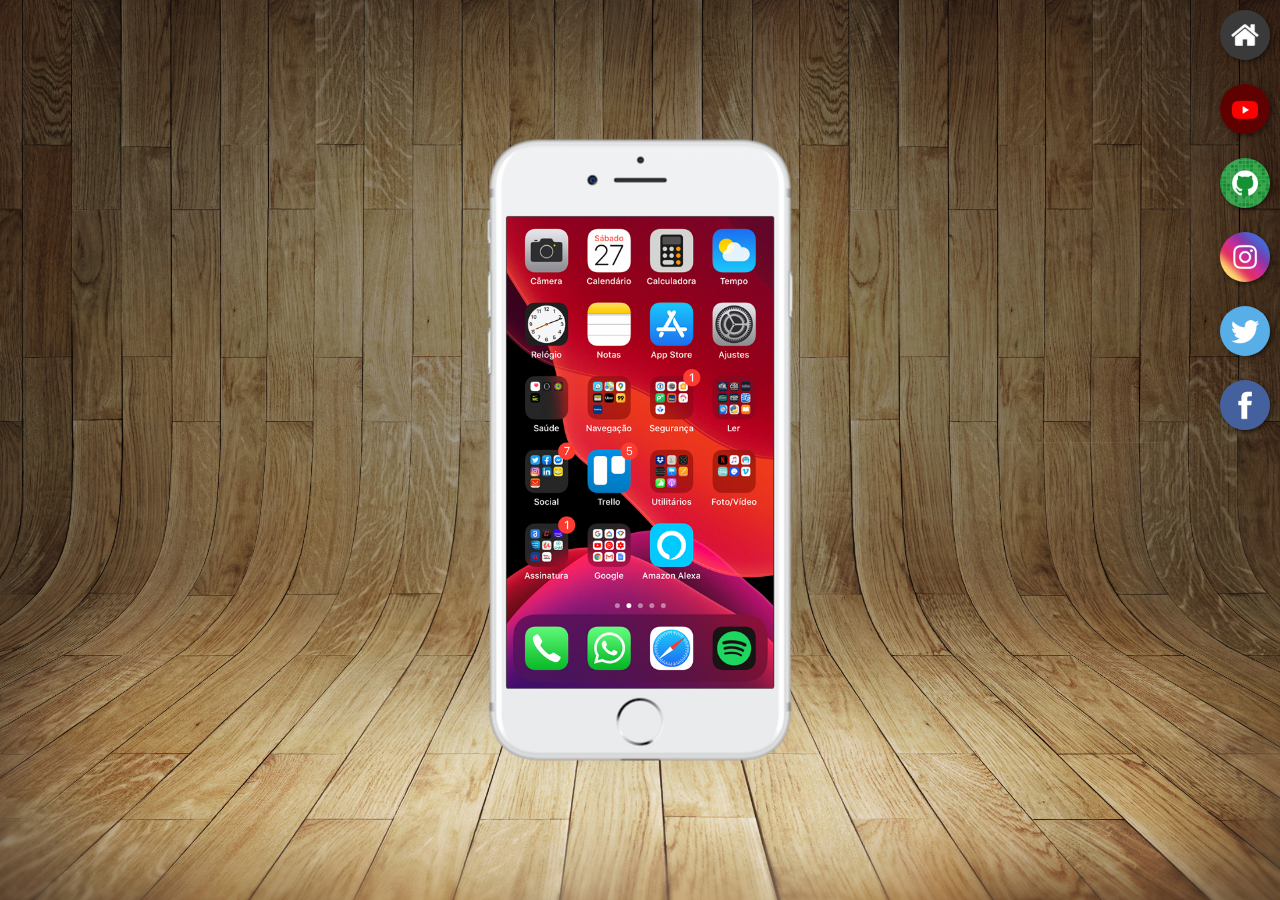
<file: index.html>
<!DOCTYPE html>
<html lang="pt-br">
<head>
    <meta charset="UTF-8">
    <meta http-equiv="X-UA-Compatible" content="IE=edge">
    <meta name="viewport" content="width=device-width, initial-scale=1.0">
    <title>Projeto Redes Sociais</title>
    <link rel="shortcut icon" href="favicon.ico" type="image/x-icon">
    <link rel="stylesheet" href="estilos/style.css">
</head>
<body>
    <main>
        <section id="telefone">
            <iframe src="home.html" name="tela" id="tela"frameborder="0">
                Seu navegador não é compatível com isso.
            </iframe>
        </section>
        <section id="social">
            <a href="home.html" target="tela"><img src="imagens/logo-home.jpg" alt="Home"></a><br>
            <a href="youtube.html" target="tela"><img src="imagens/logo-youtube.jpg" alt="YouTube"></a><br>
            <a href="github.html" target="tela"><img src="imagens/logo-github.jpg" alt="GitHub"></a><br>
            <a href="instagram.html" target="tela"><img src="imagens/logo-instagram.jpg" alt="Instagram"></a><br>
            <a href="twitter.html" target="tela"><img src="imagens/logo-twitter.jpg" alt="Twitter"></a><br>
            <a href="facebook.html" target="tela"><img src="imagens/logo-facebook.jpg" alt="Facebook"></a>
        </section>
    </main>
</body>
</html>
</file>
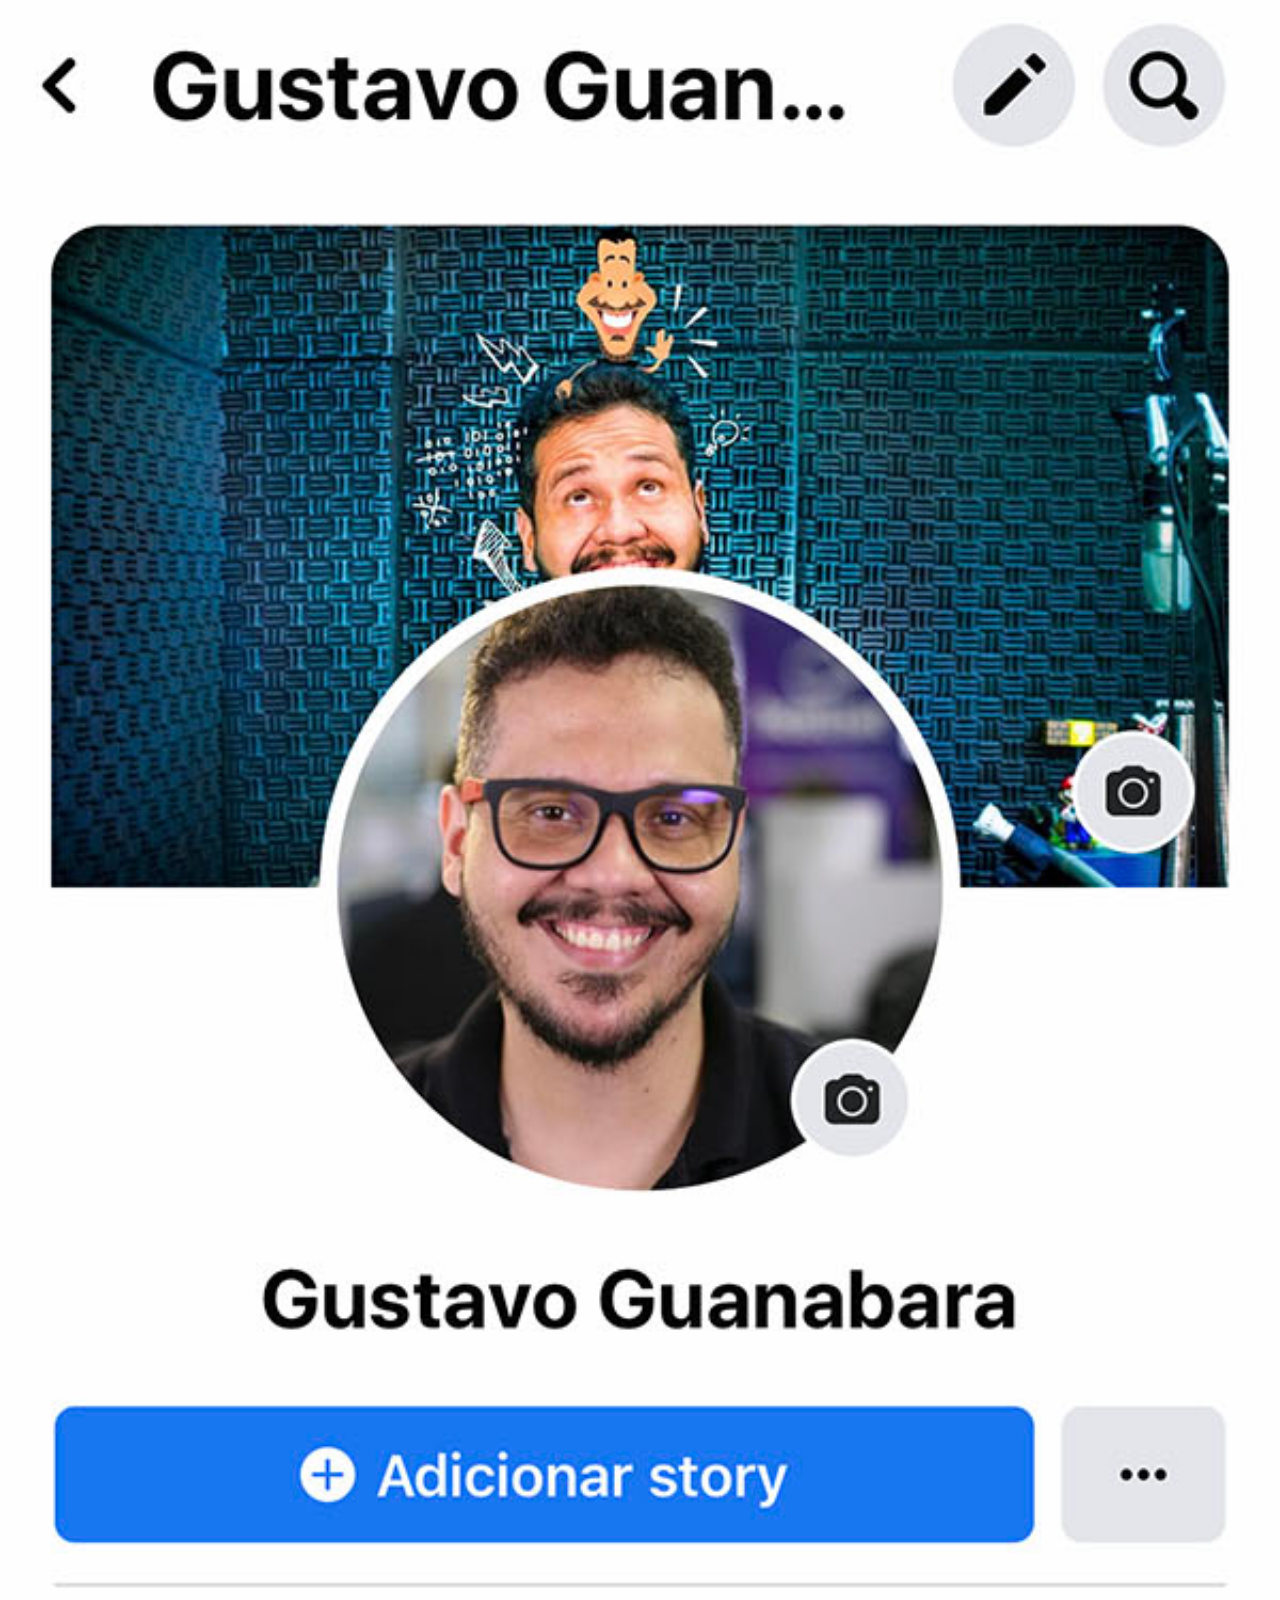
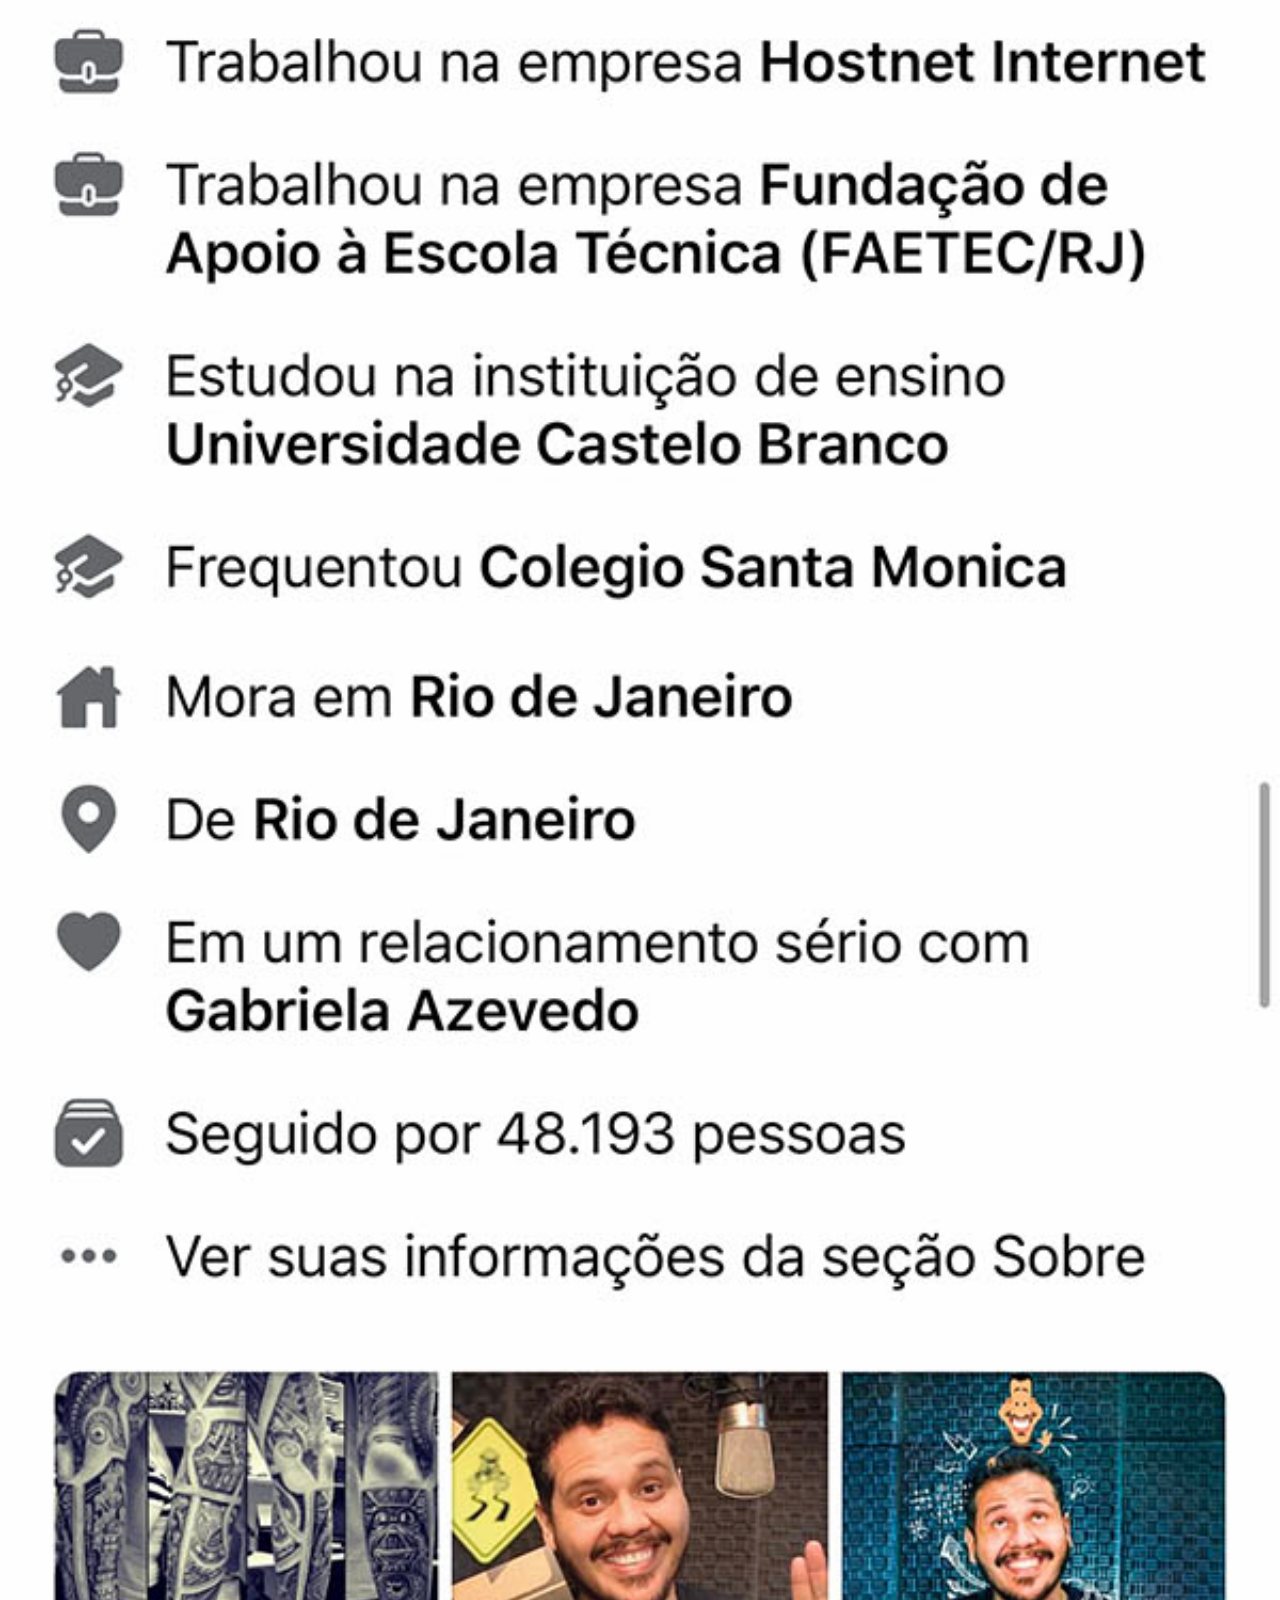
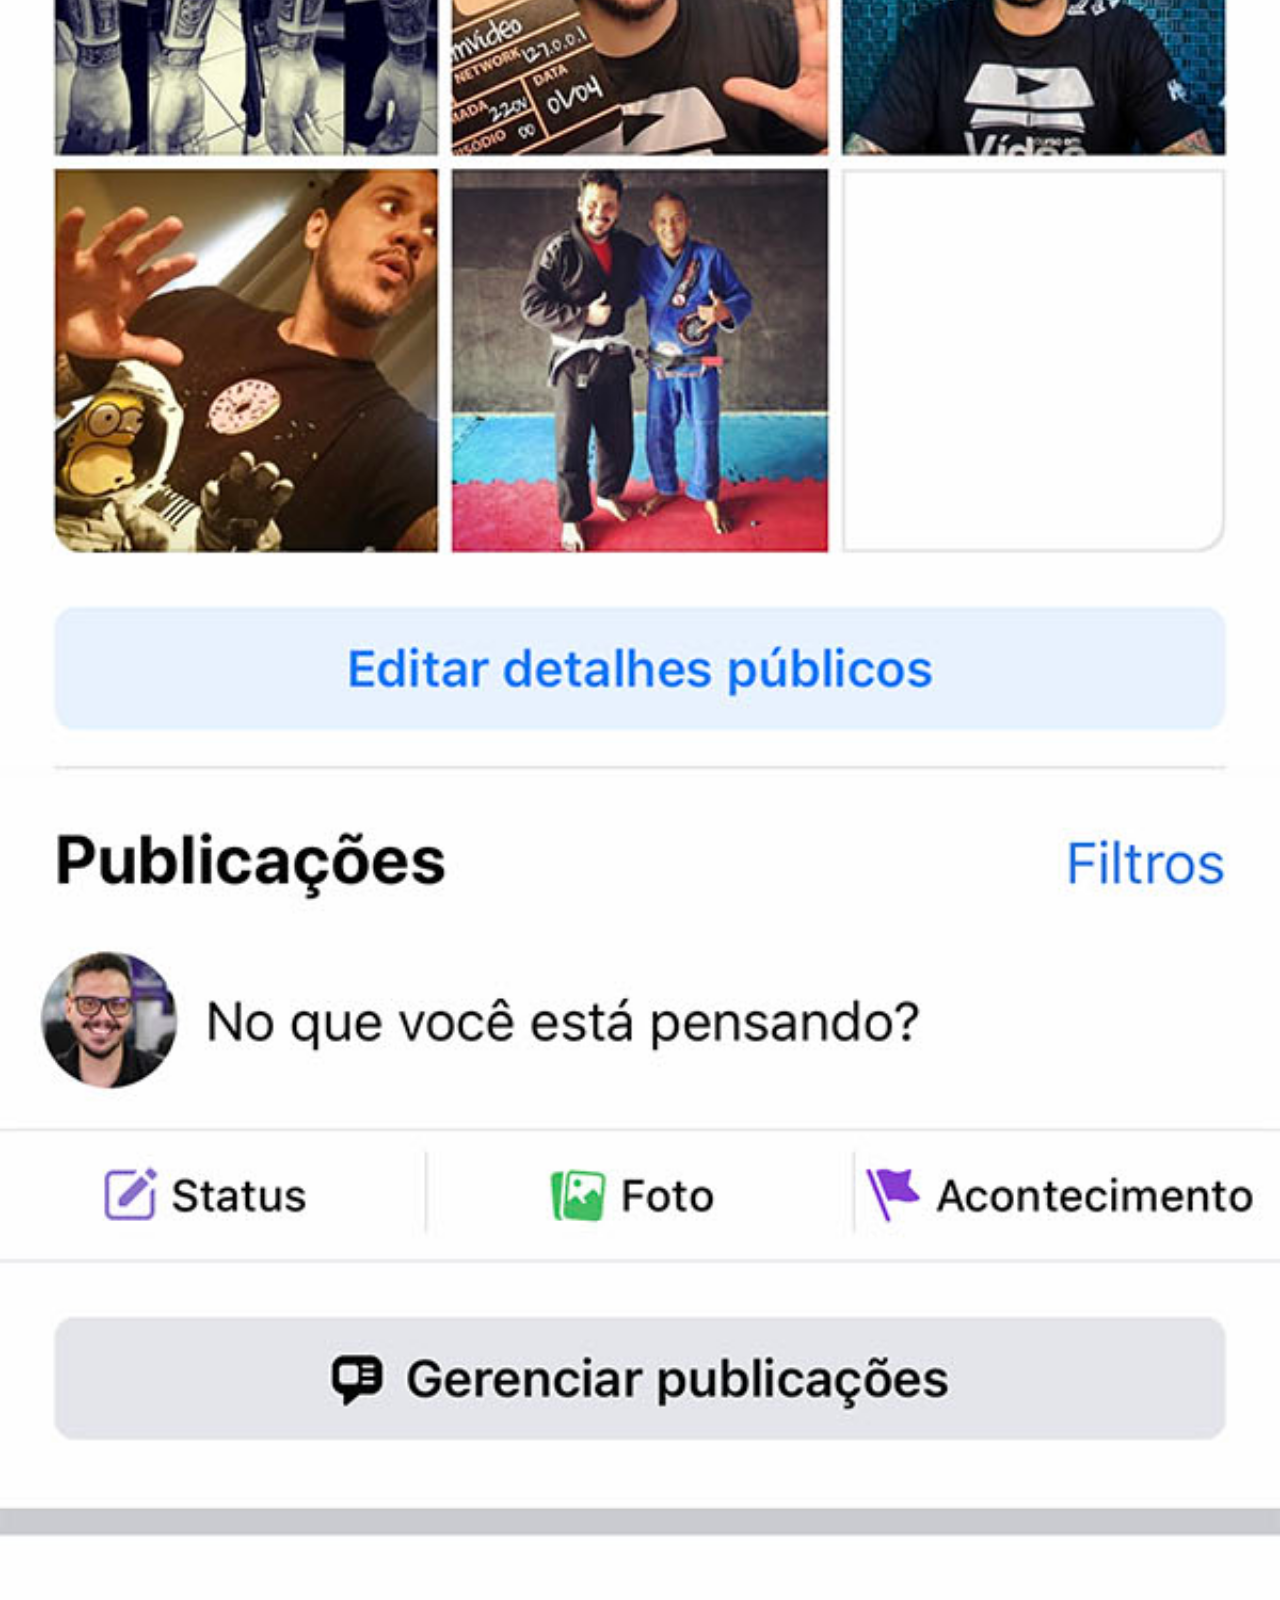
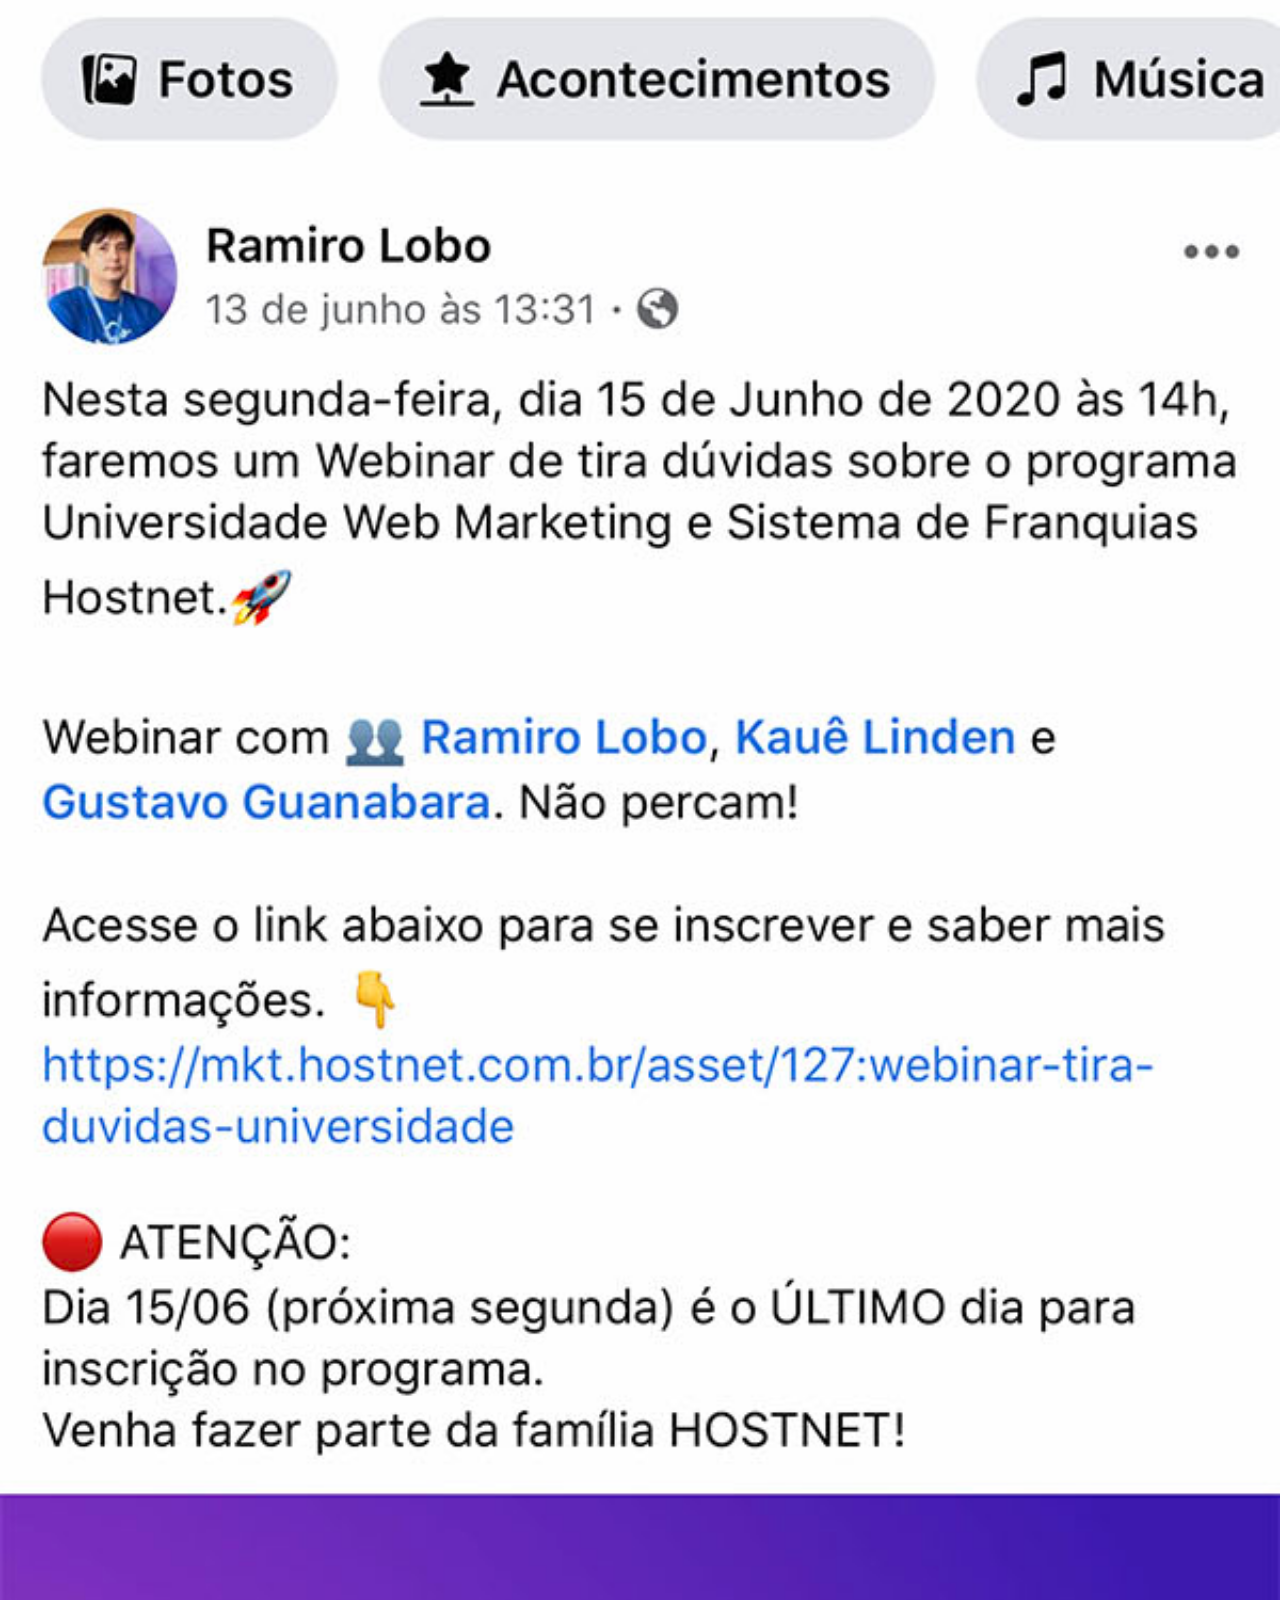
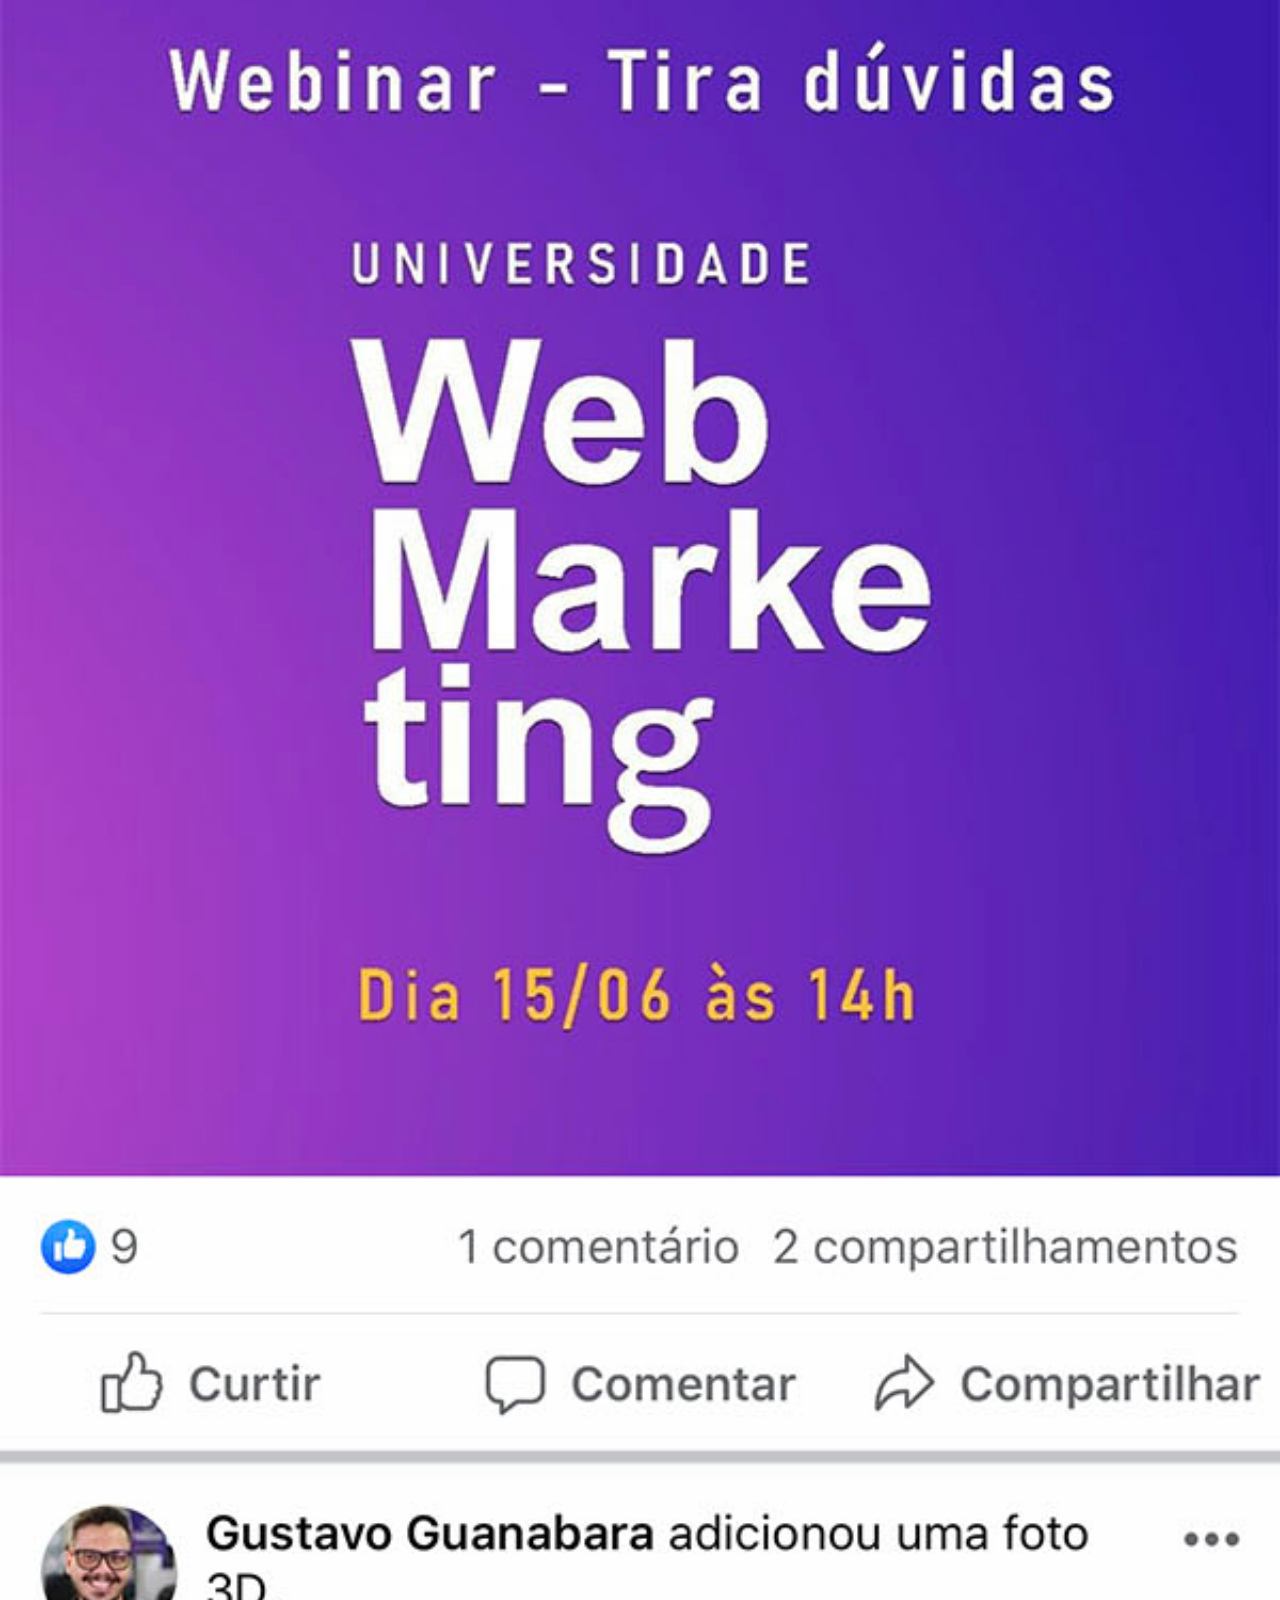
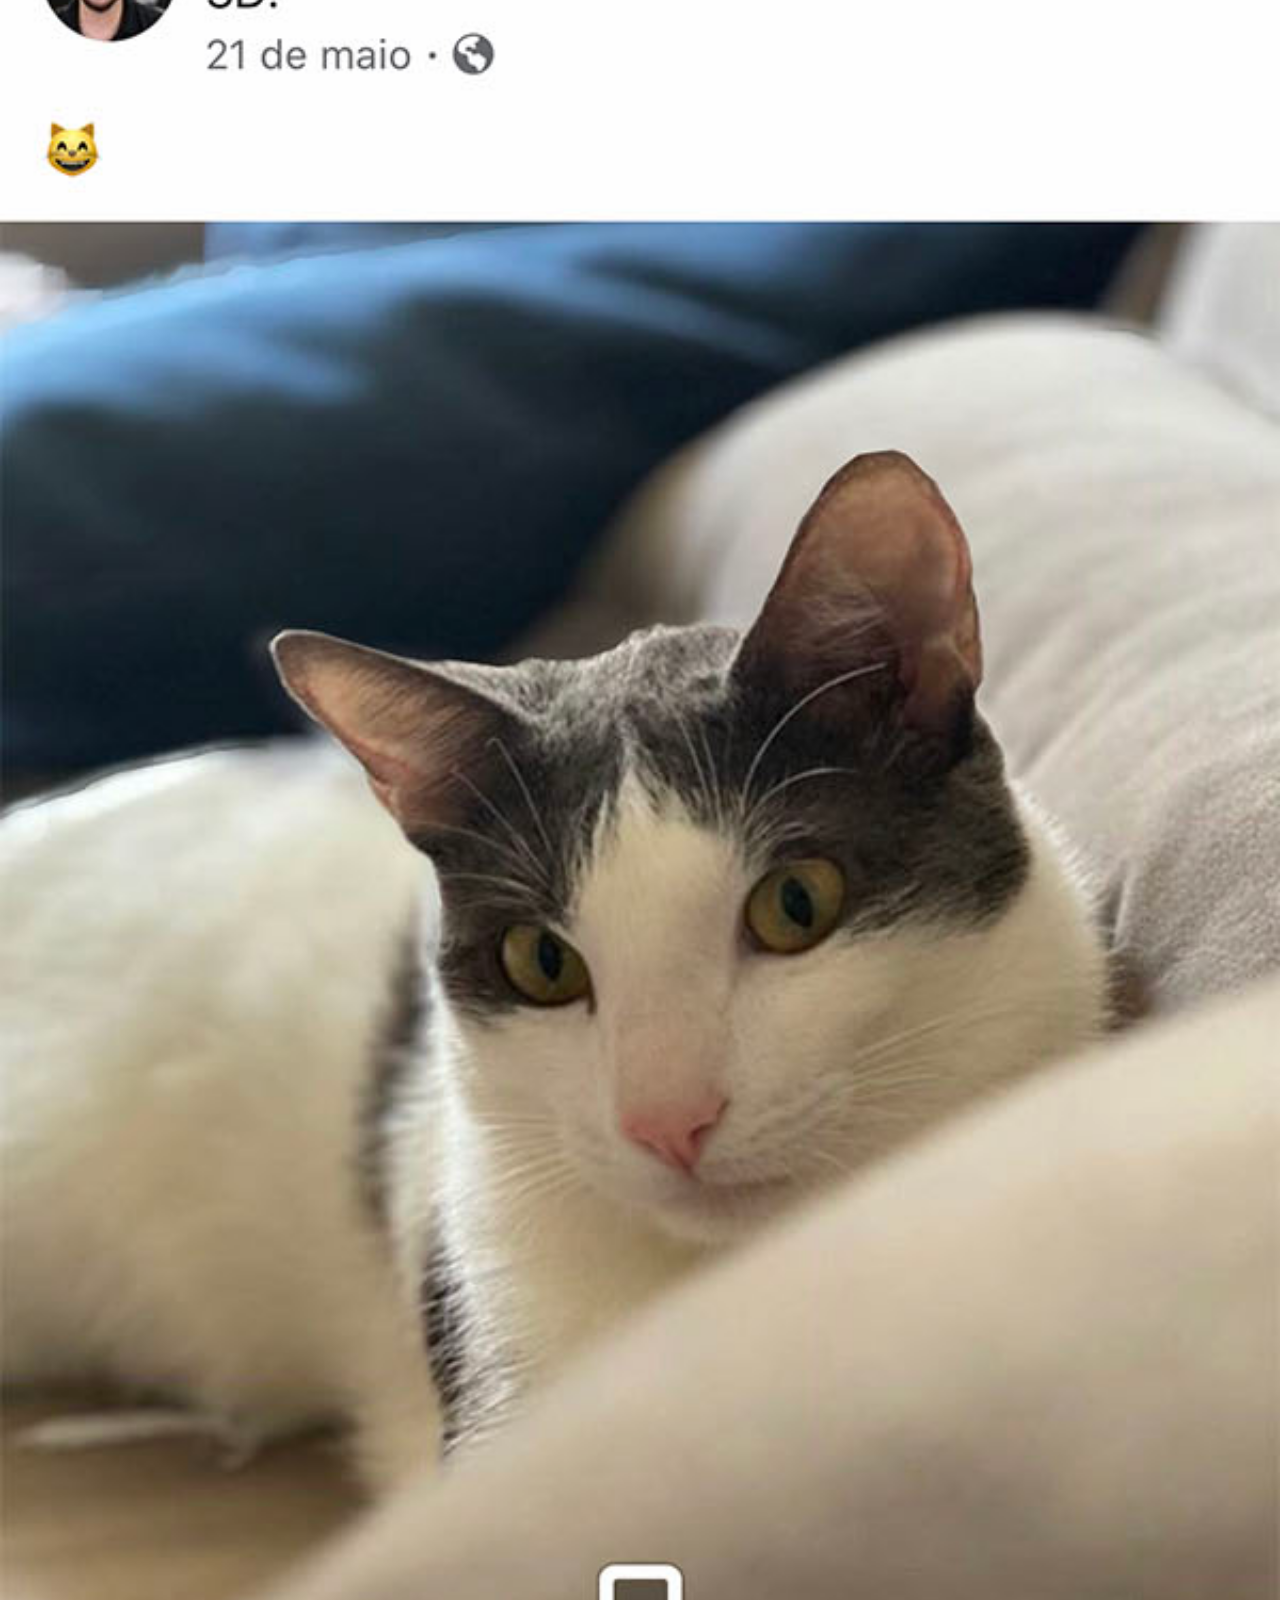
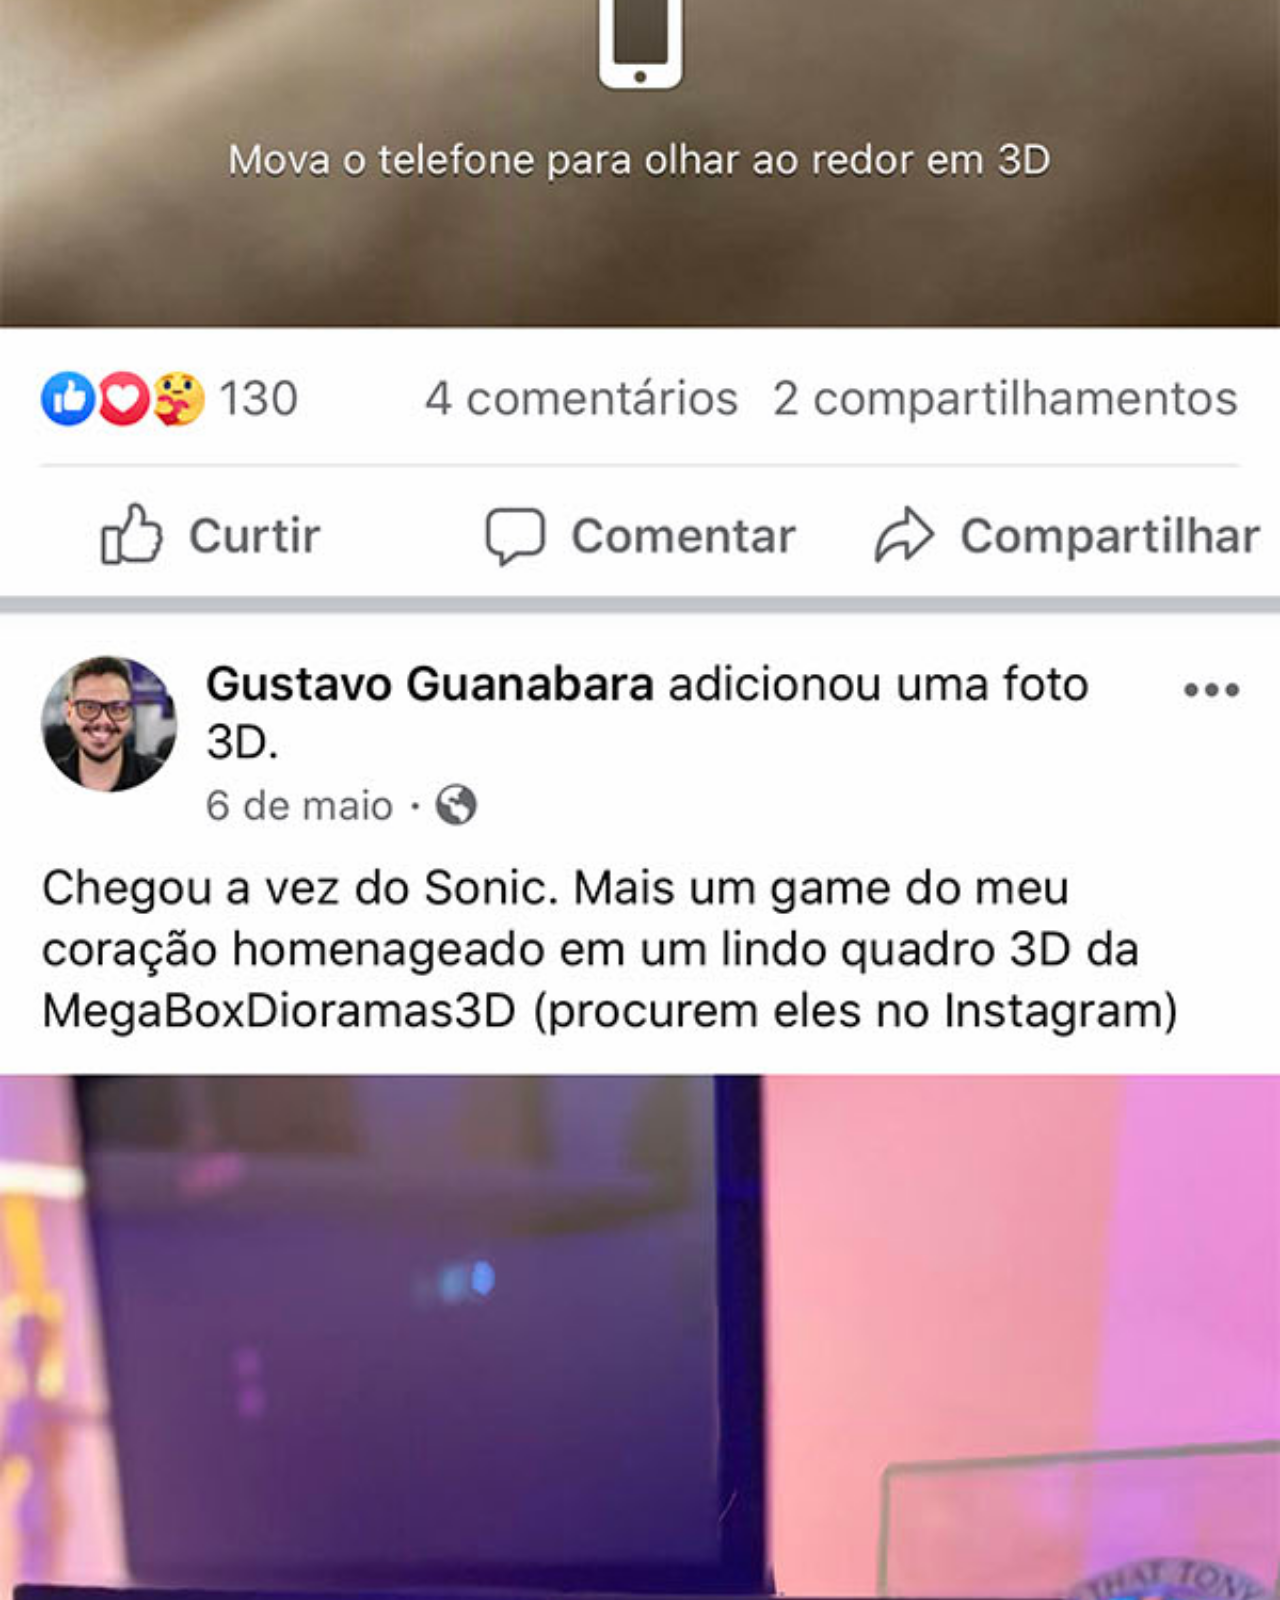
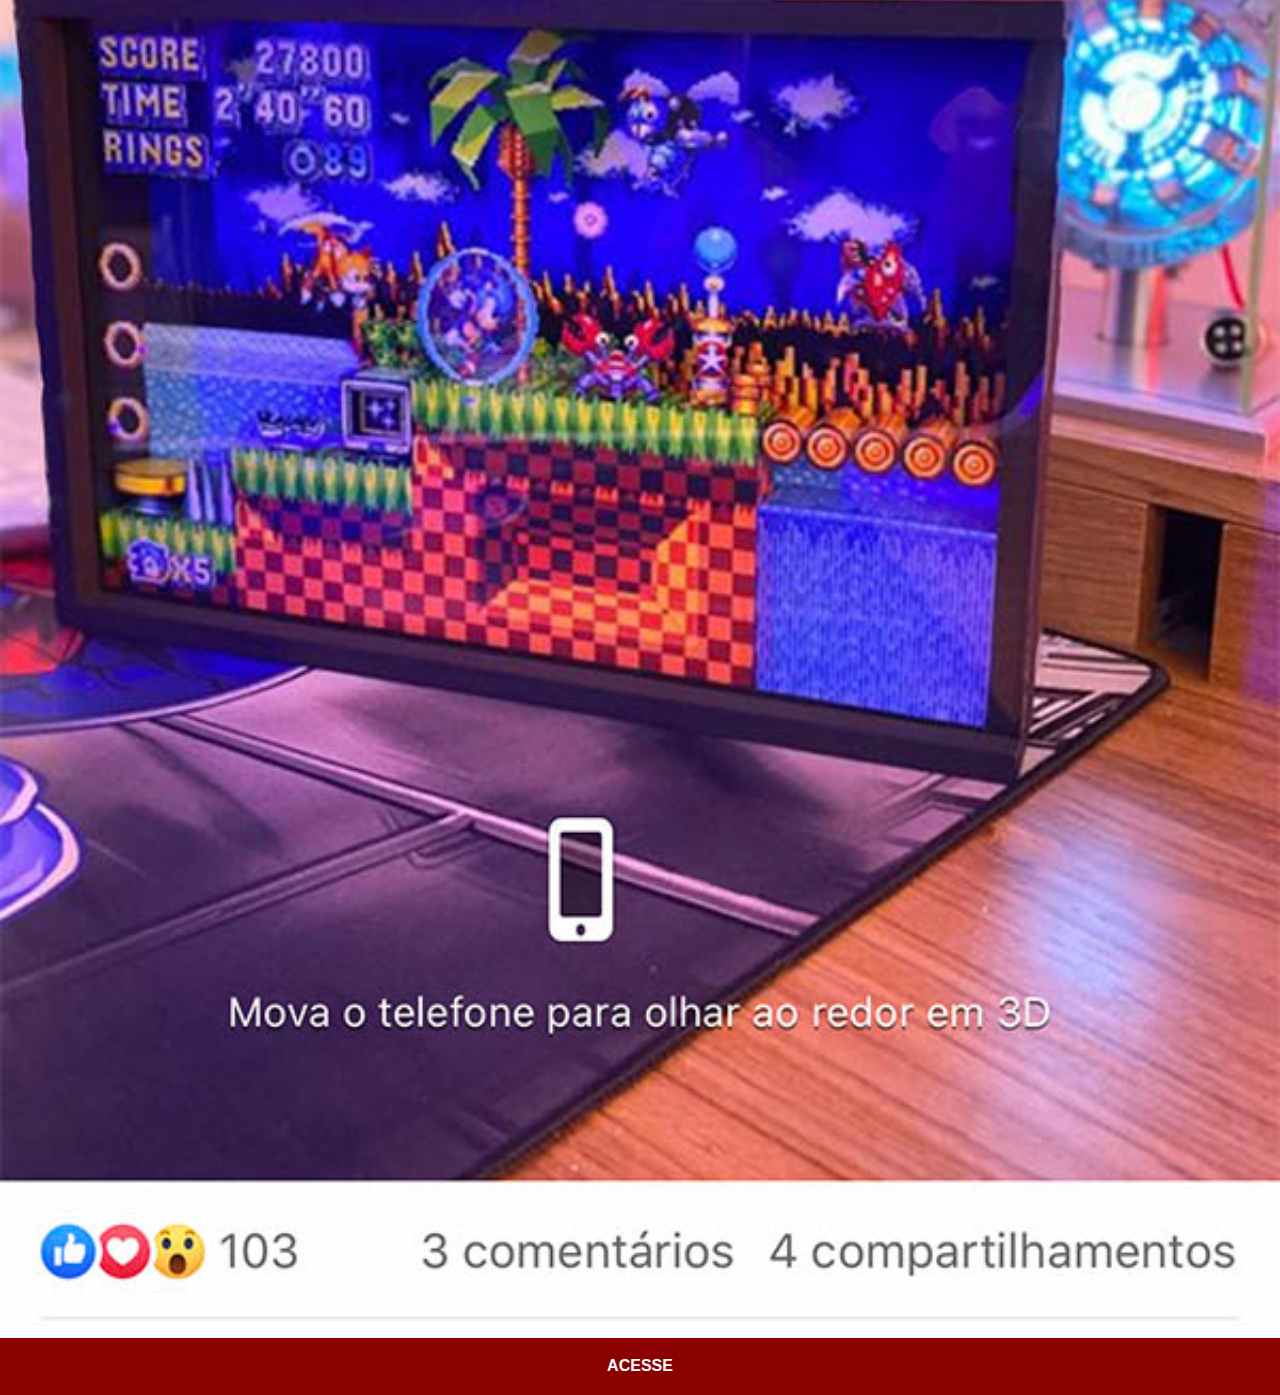
<file: facebook.html>
<!DOCTYPE html>
<html lang="pt-br">
<head>
    <meta charset="UTF-8">
    <meta http-equiv="X-UA-Compatible" content="IE=edge">
    <meta name="viewport" content="width=device-width, initial-scale=1.0">
    <title>Facebook</title>
    <link rel="stylesheet" href="estilos/social.css">
</head>
<body>
    <img src="imagens/tela-facebook.jpg" alt="Facebook">
    <a href="https://www.facebook.com/gustavoguanabara" target="_blank" rel="external">Acesse</a>
</body>
</html>
</file>
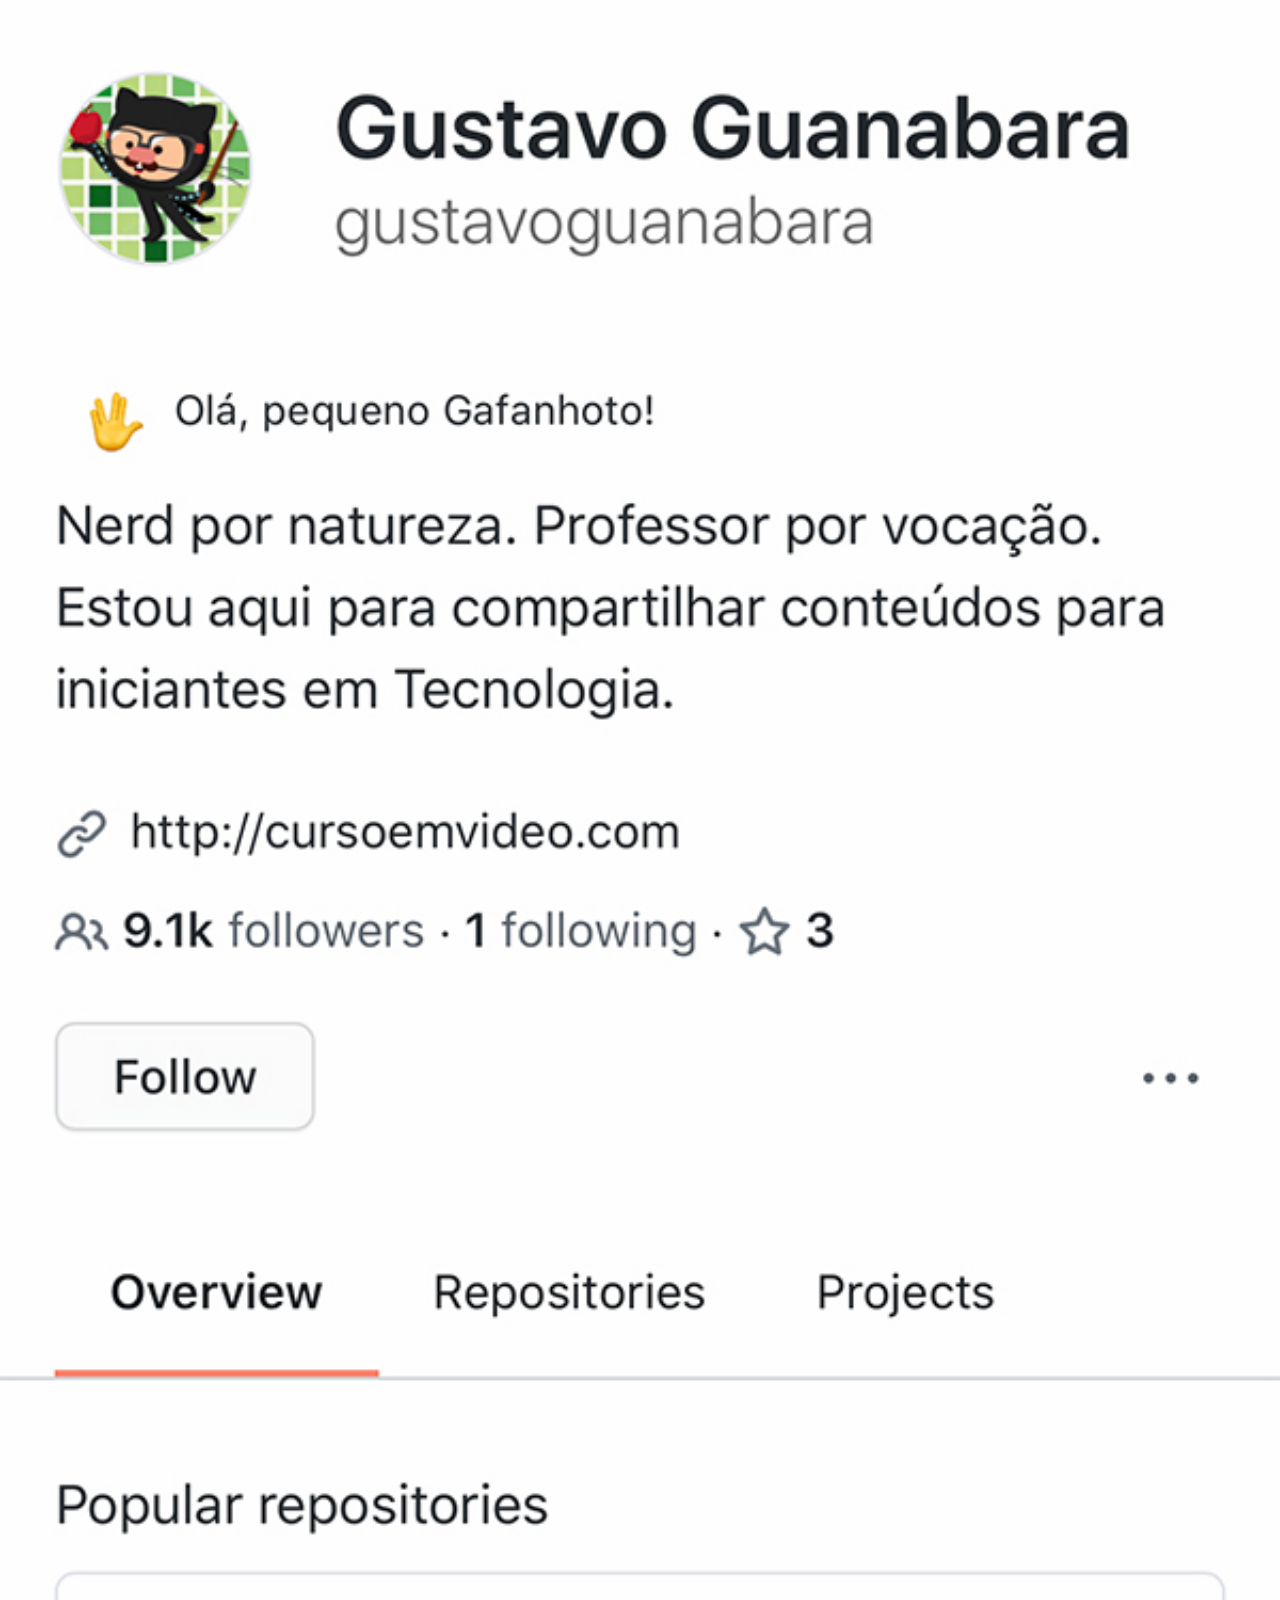
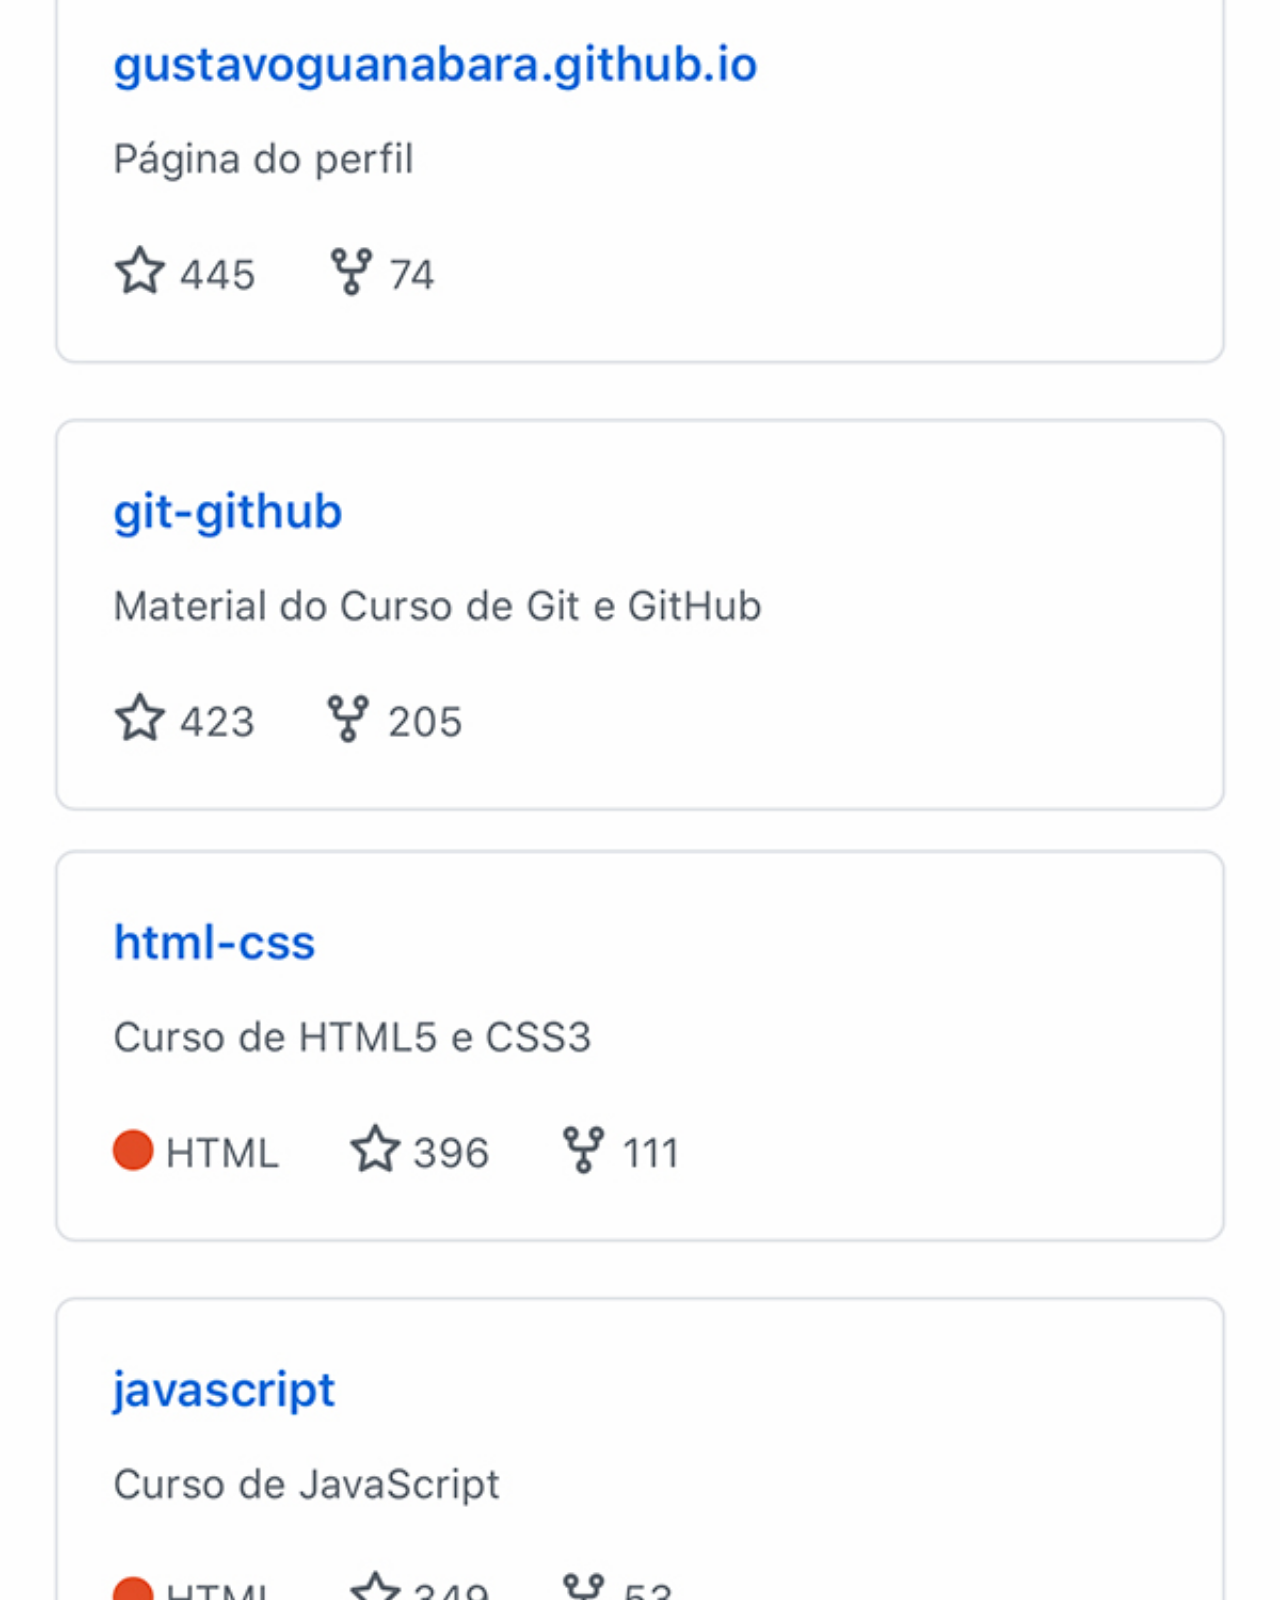
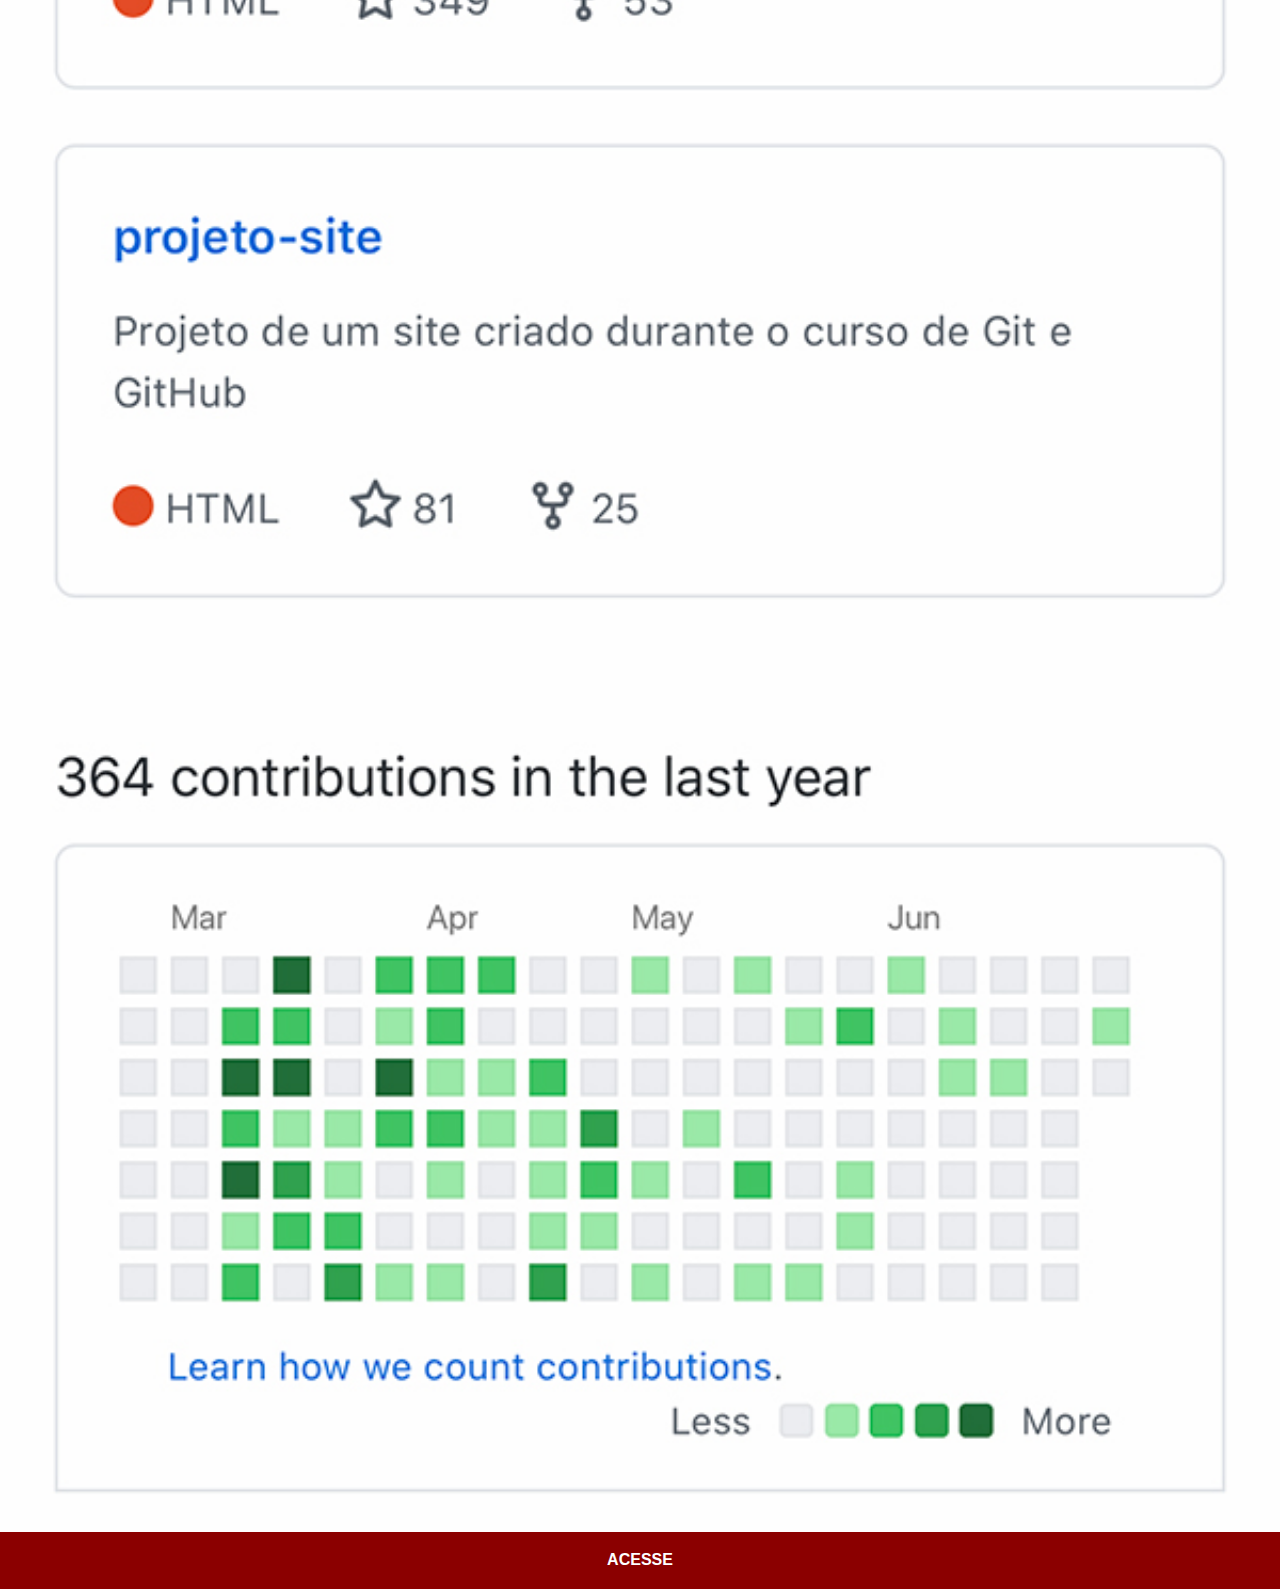
<file: github.html>
<!DOCTYPE html>
<html lang="pt-br">
<head>
    <meta charset="UTF-8">
    <meta http-equiv="X-UA-Compatible" content="IE=edge">
    <meta name="viewport" content="width=device-width, initial-scale=1.0">
    <title>GitHub</title>
    <link rel="stylesheet" href="estilos/social.css">
</head>
<body>
    <img src="imagens/tela-github.jpg" alt="GitHub">
    <a href="https://github.com/gustavoguanabara" target="blank" rel="external">Acesse</a>
</body>
</html>
</file>
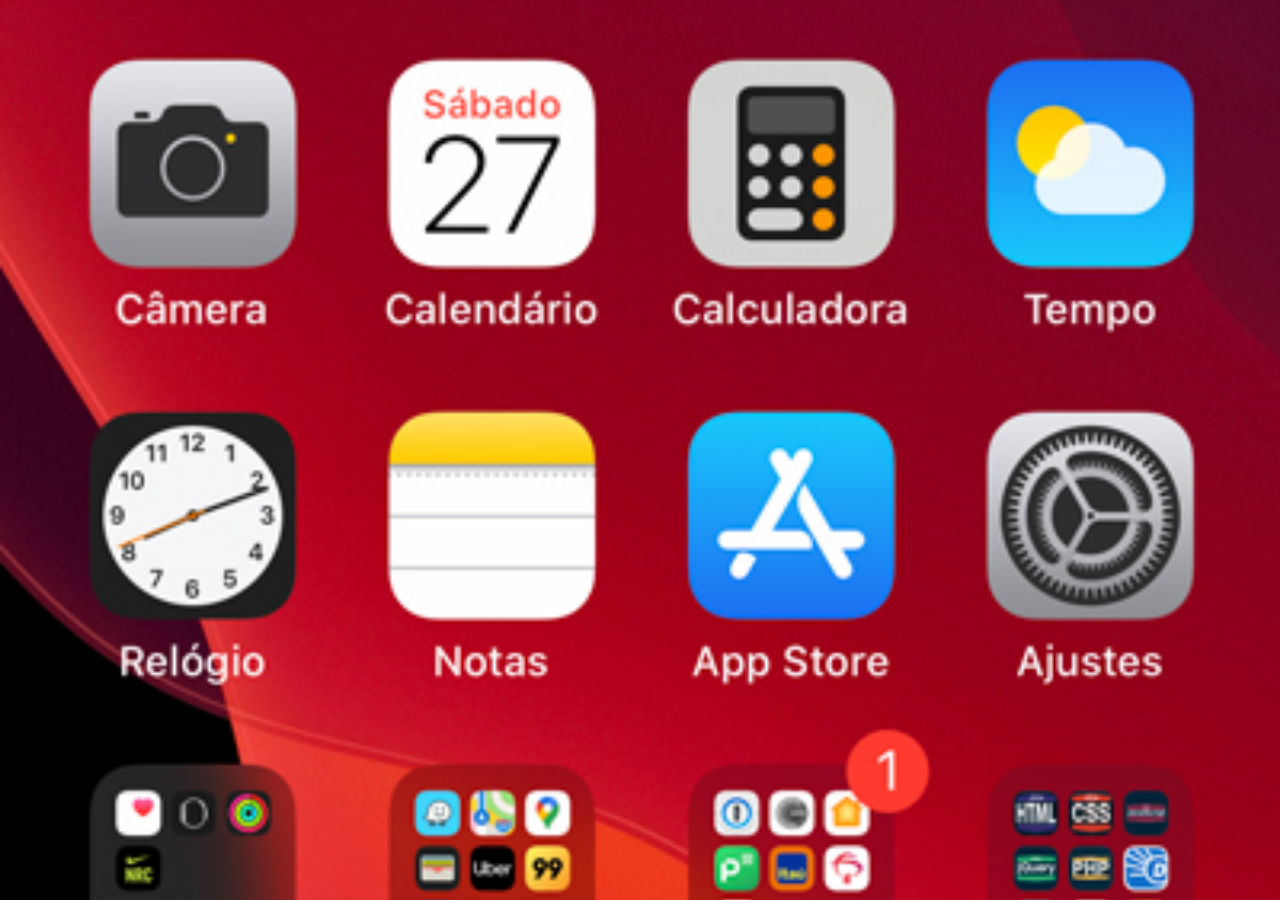
<file: home.html>
<!DOCTYPE html>
<html lang="pt-br">
<head>
    <meta charset="UTF-8">
    <meta http-equiv="X-UA-Compatible" content="IE=edge">
    <meta name="viewport" content="width=device-width, initial-scale=1.0">
    <title>Home</title>
    <style>

        * {
            margin: 0px;
            padding: 0px;
        }

        body {
            width: 100vw;
            height: 100vh;
            background: black url(imagens/tela-home.jpg) no-repeat top center;
            background-size: cover;
        }
    </style>
</head>
<body>
    
</body>
</html>
</file>
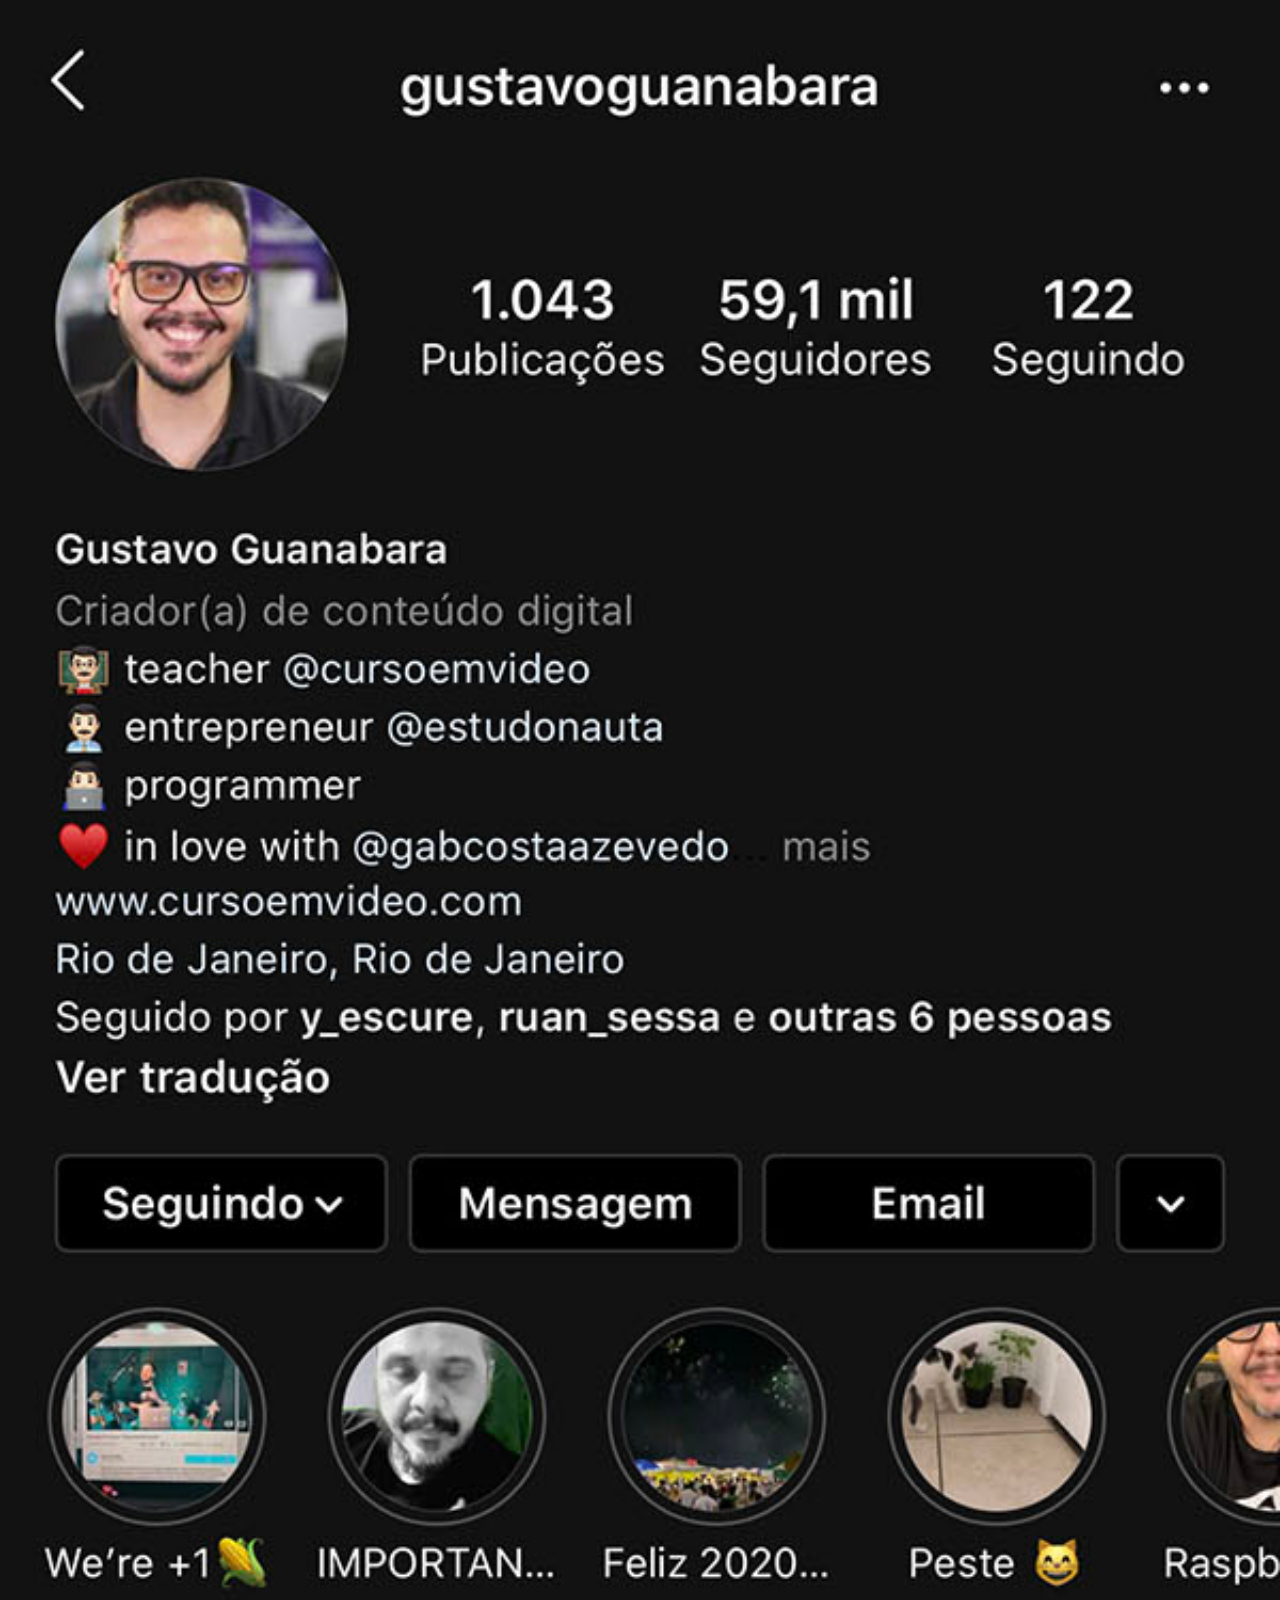
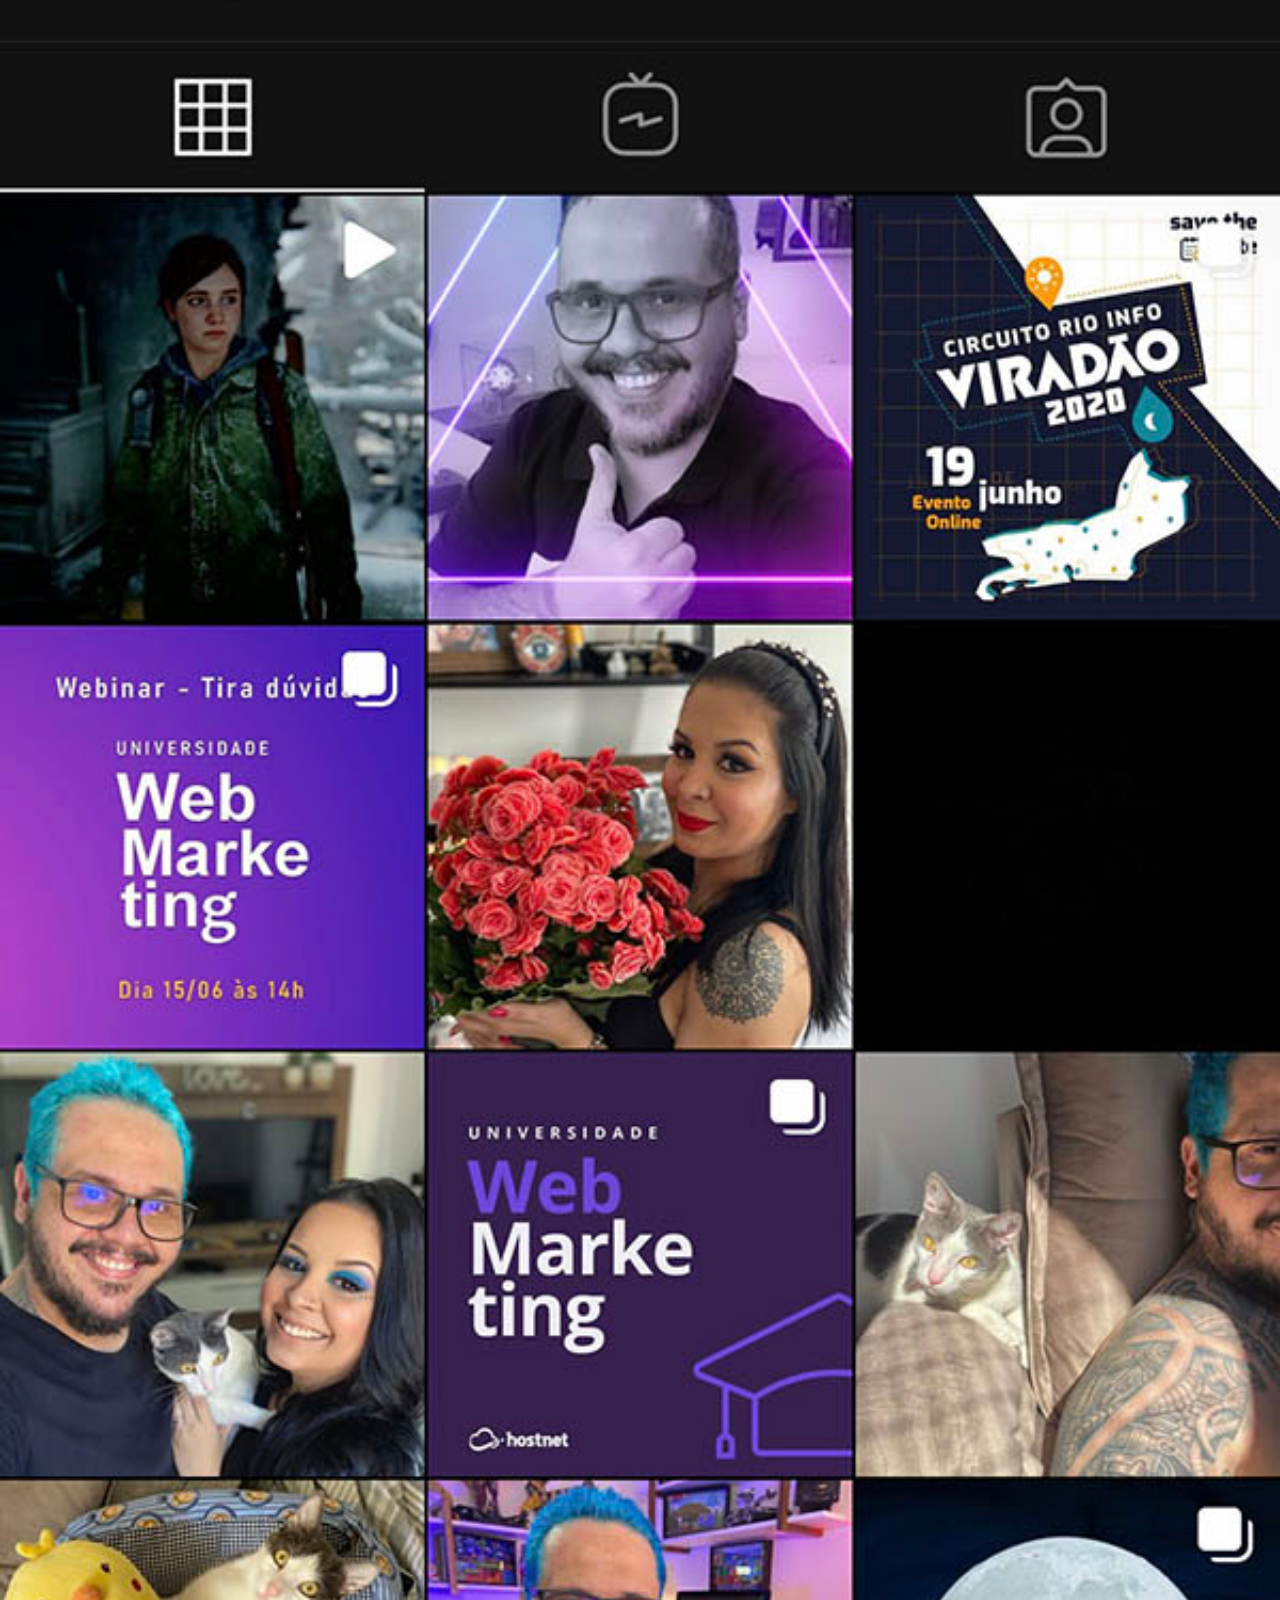
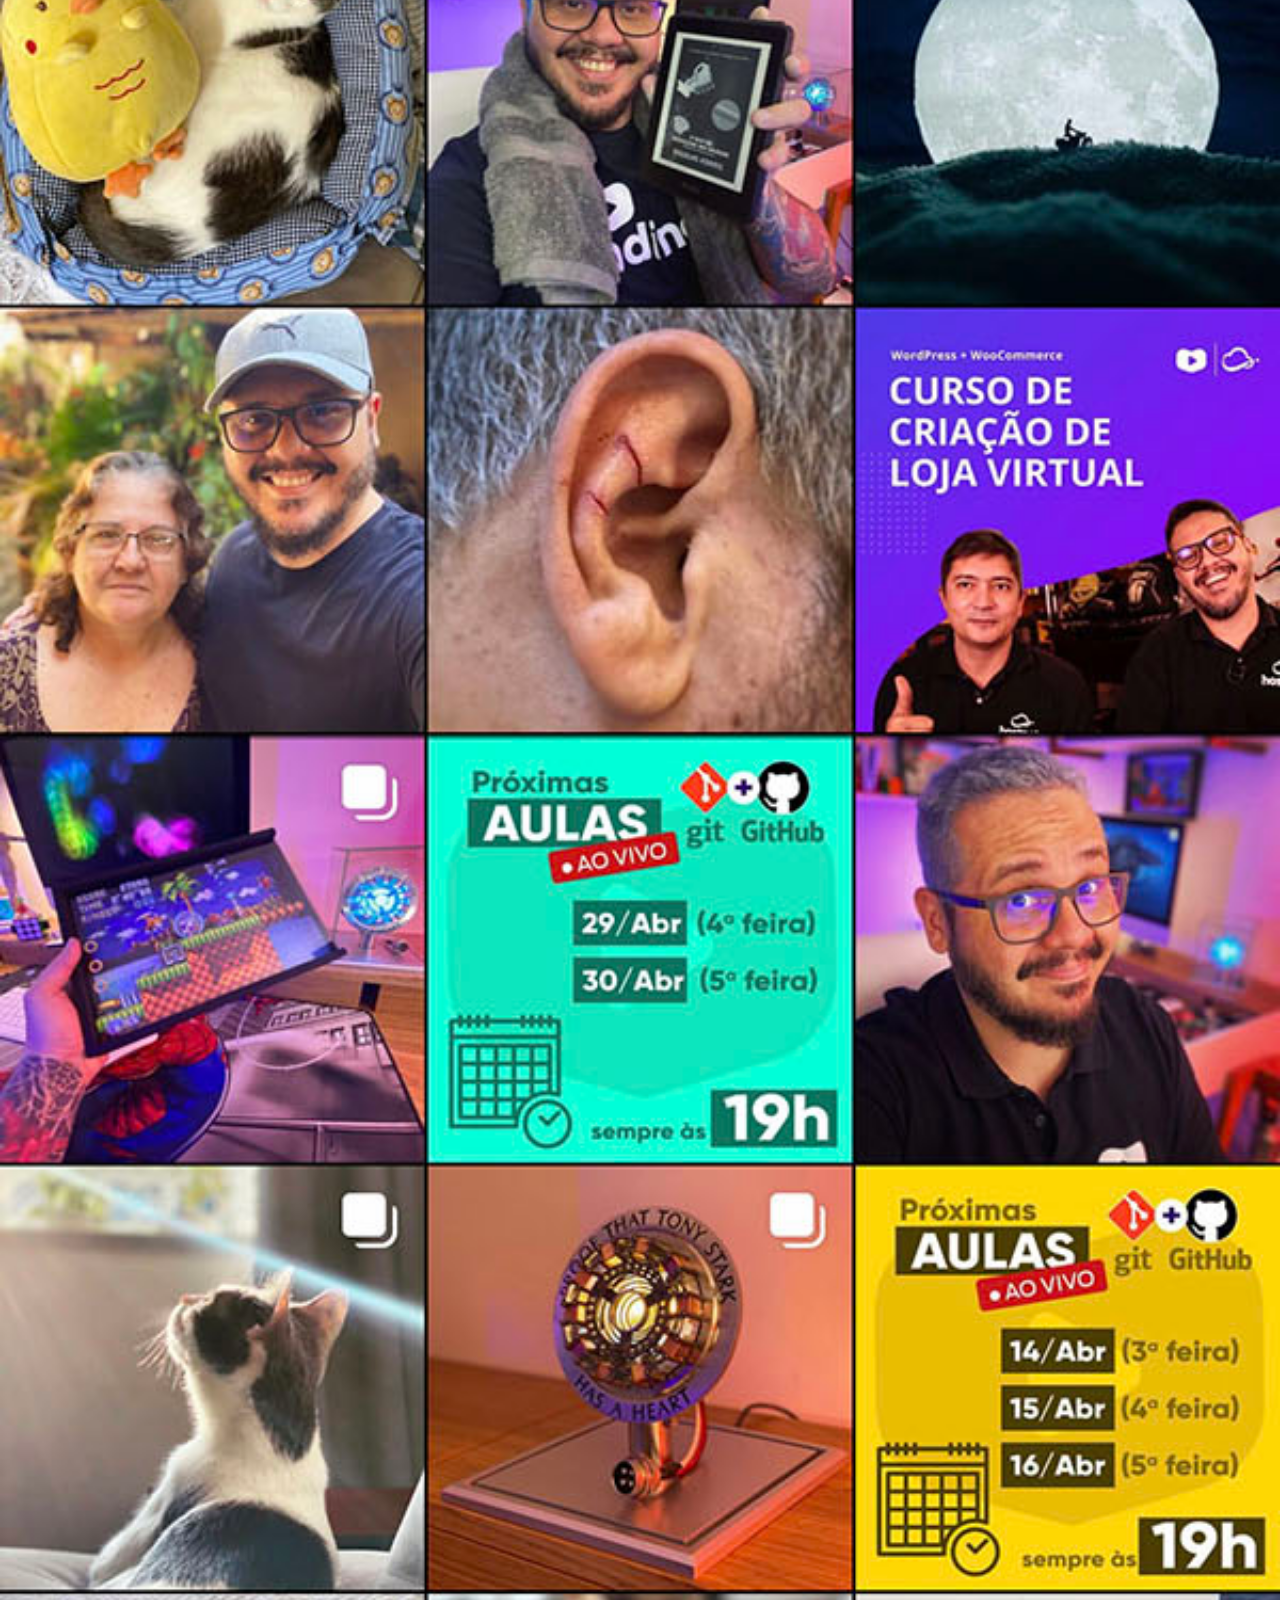
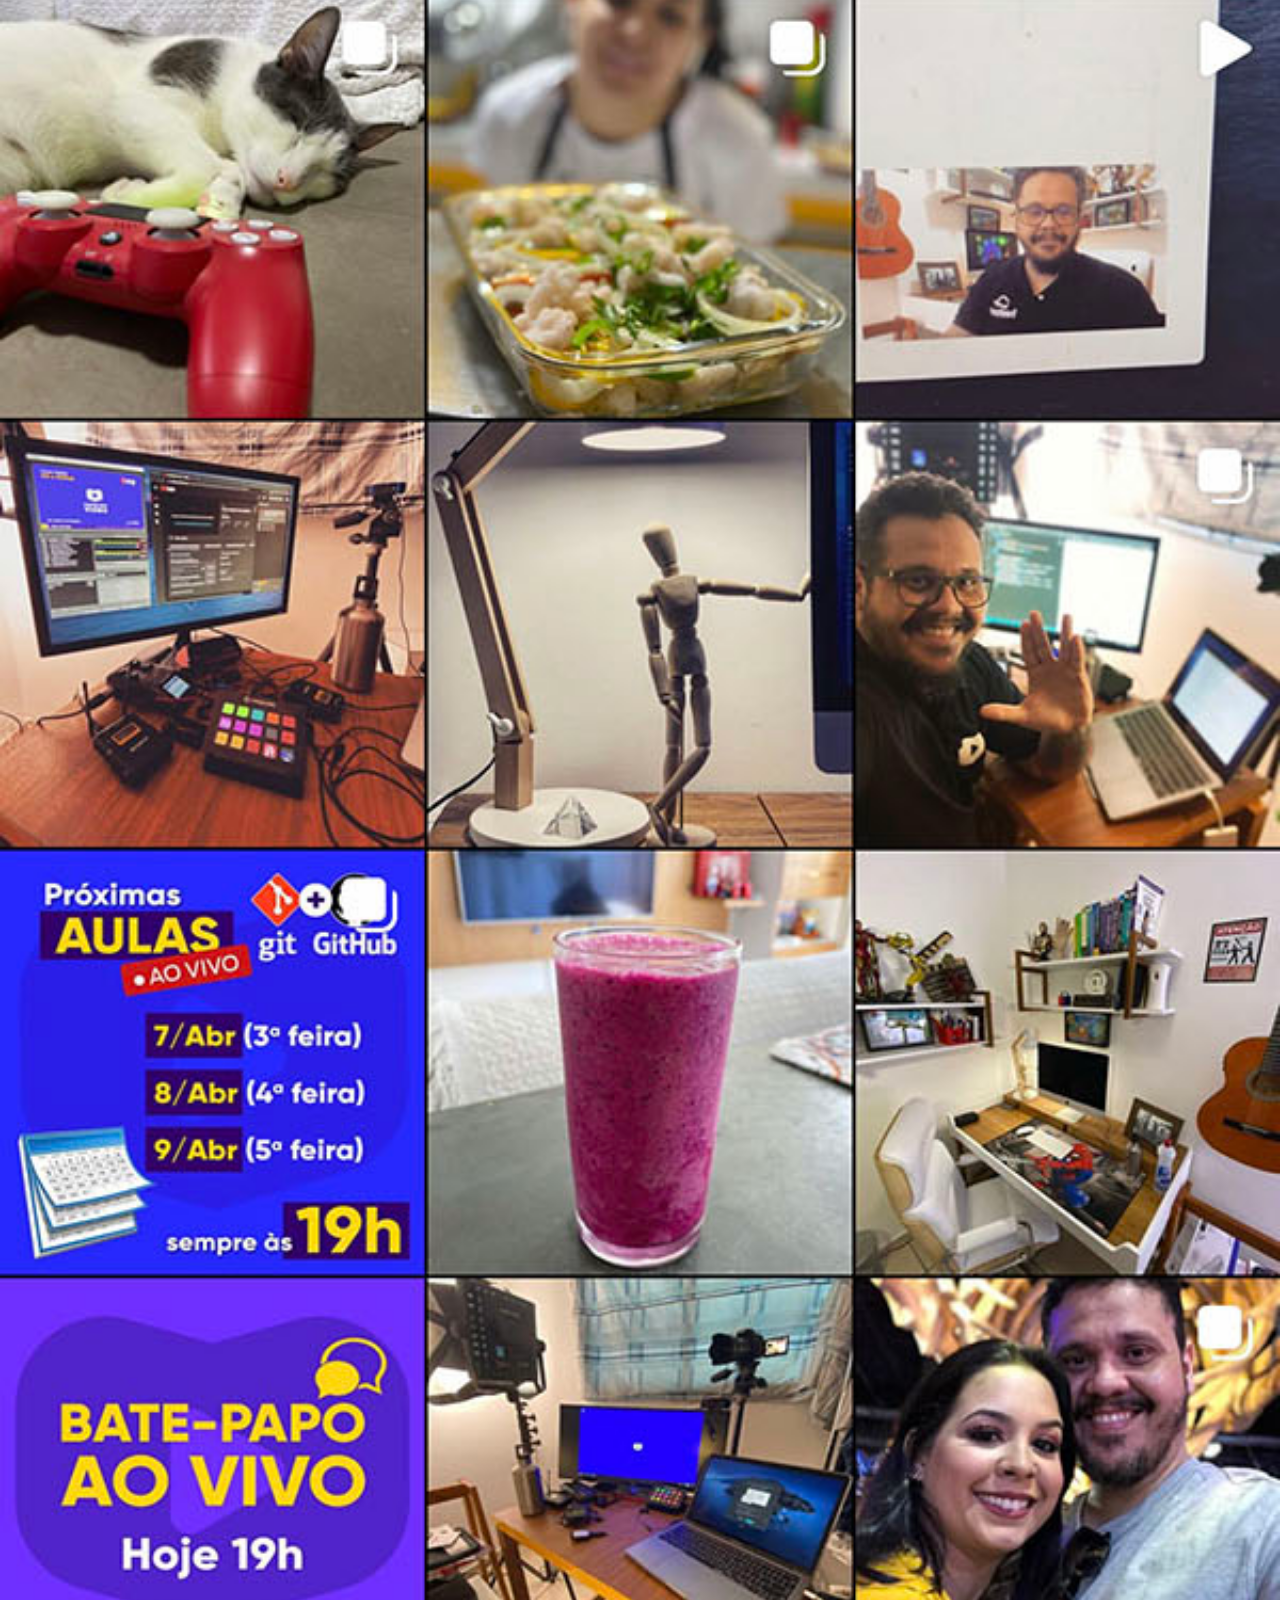
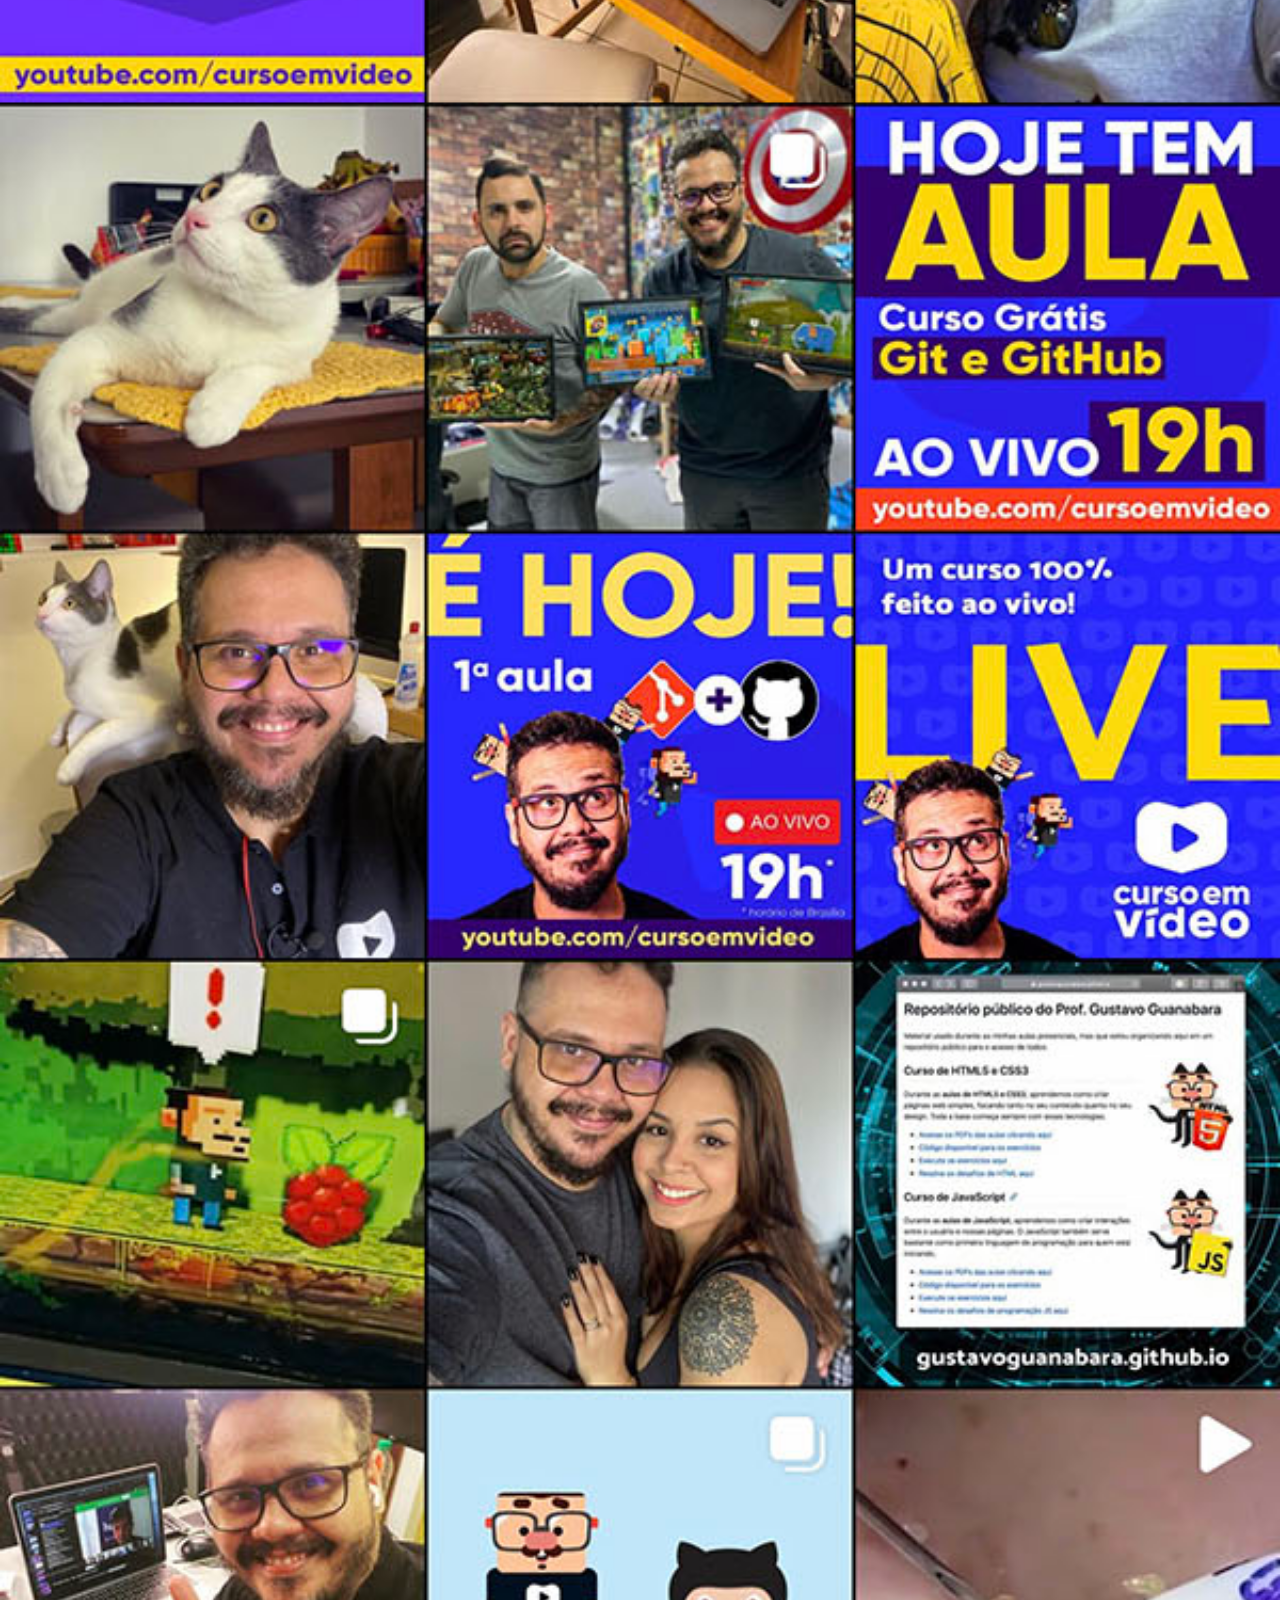
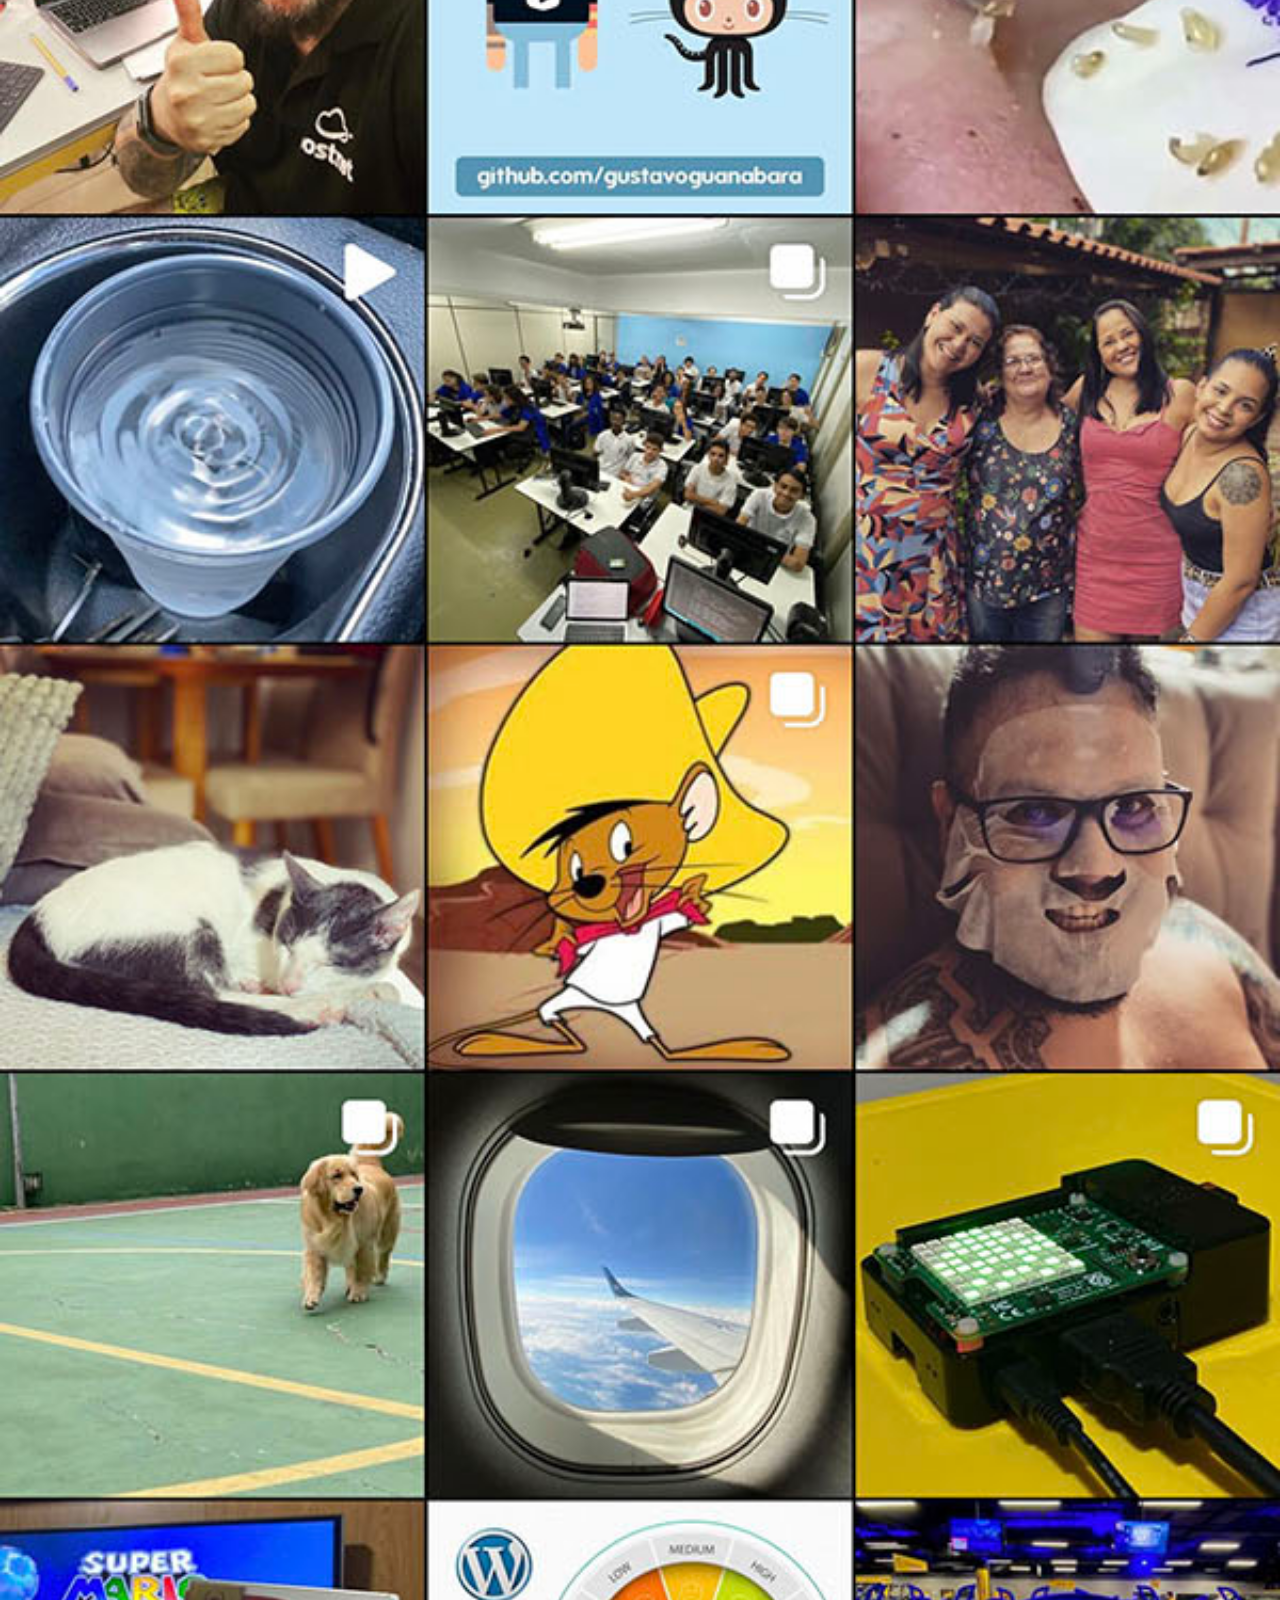
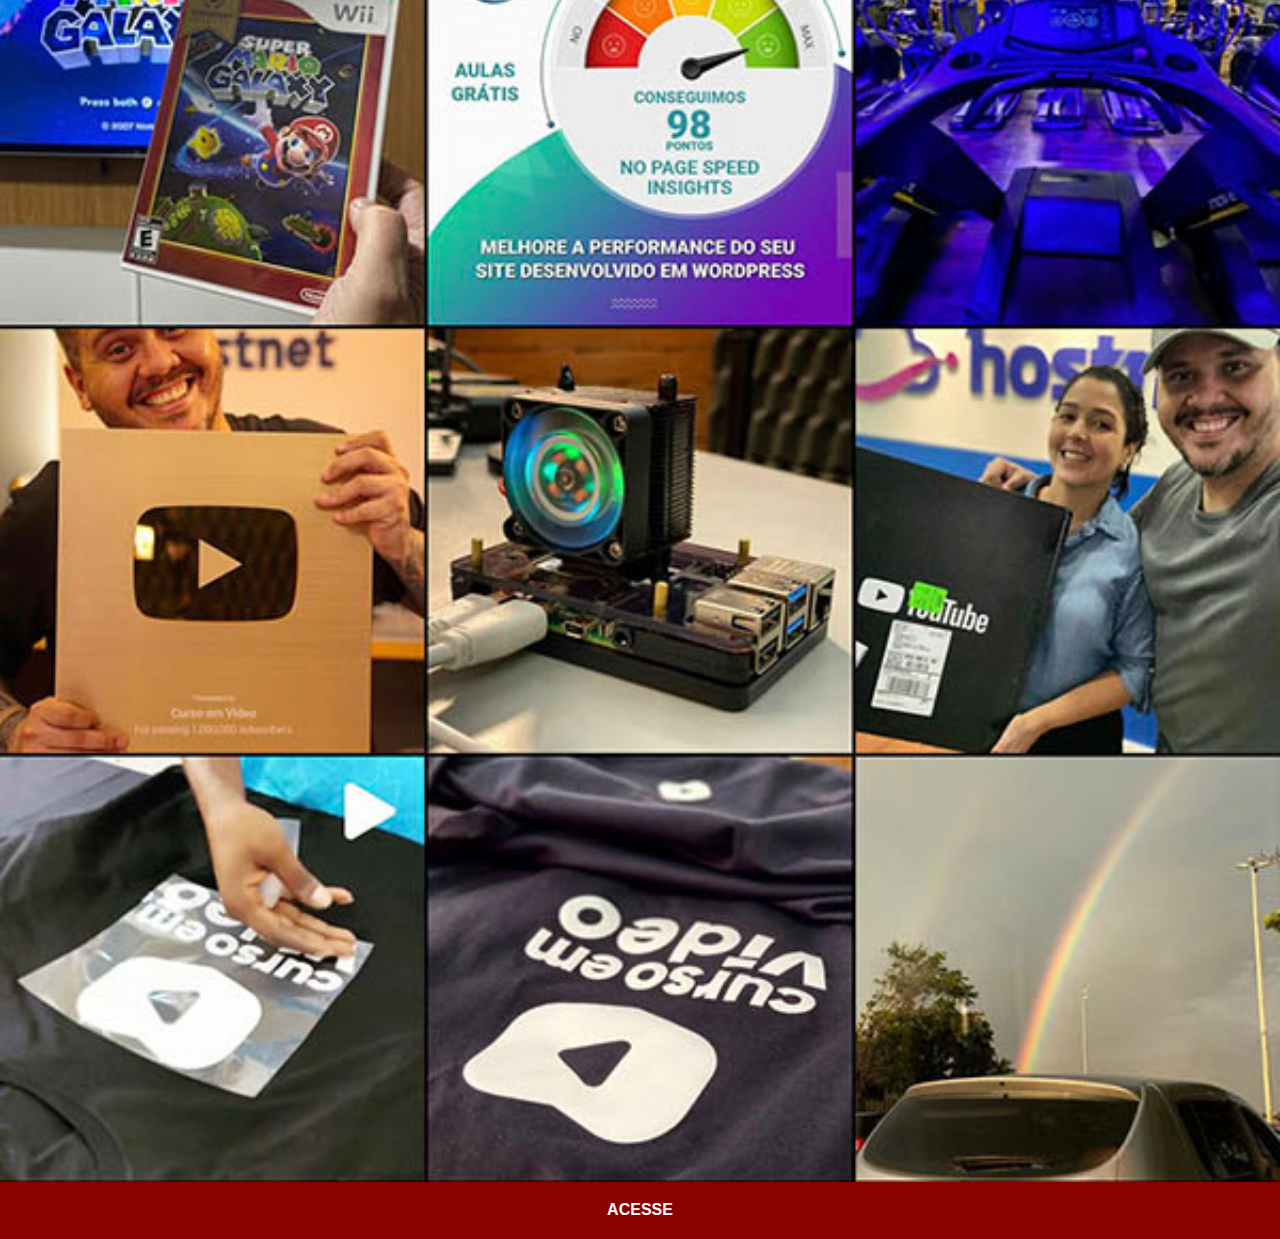
<file: instagram.html>
<!DOCTYPE html>
<html lang="pt-br">
<head>
    <meta charset="UTF-8">
    <meta http-equiv="X-UA-Compatible" content="IE=edge">
    <meta name="viewport" content="width=device-width, initial-scale=1.0">
    <title>Instagram</title>
    <link rel="stylesheet" href="estilos/social.css">
</head>
<body>
    <img src="imagens/tela-instagram.jpg" alt="Instagram">
    <a href="https://www.instagram.com/gustavoguanabara/" target="_blank" rel="external">Acesse</a>
</body>
</html>
</file>
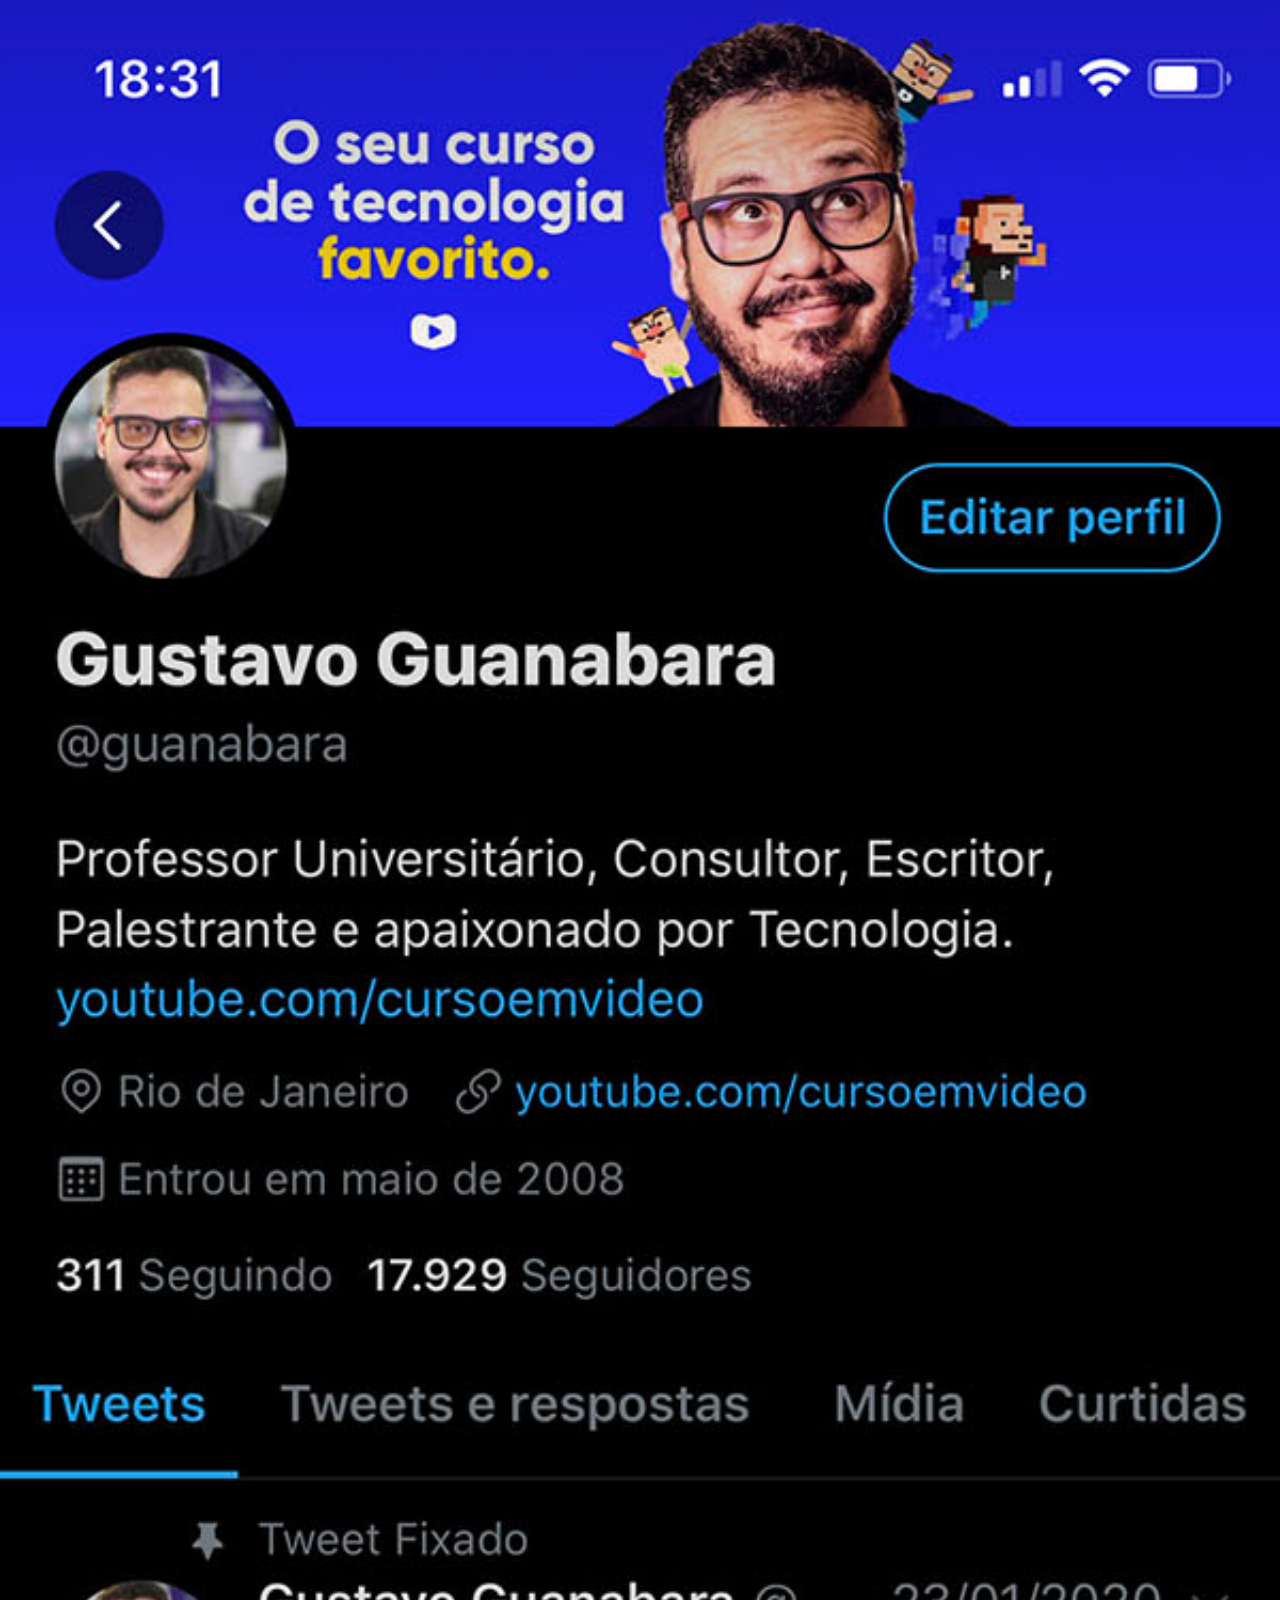
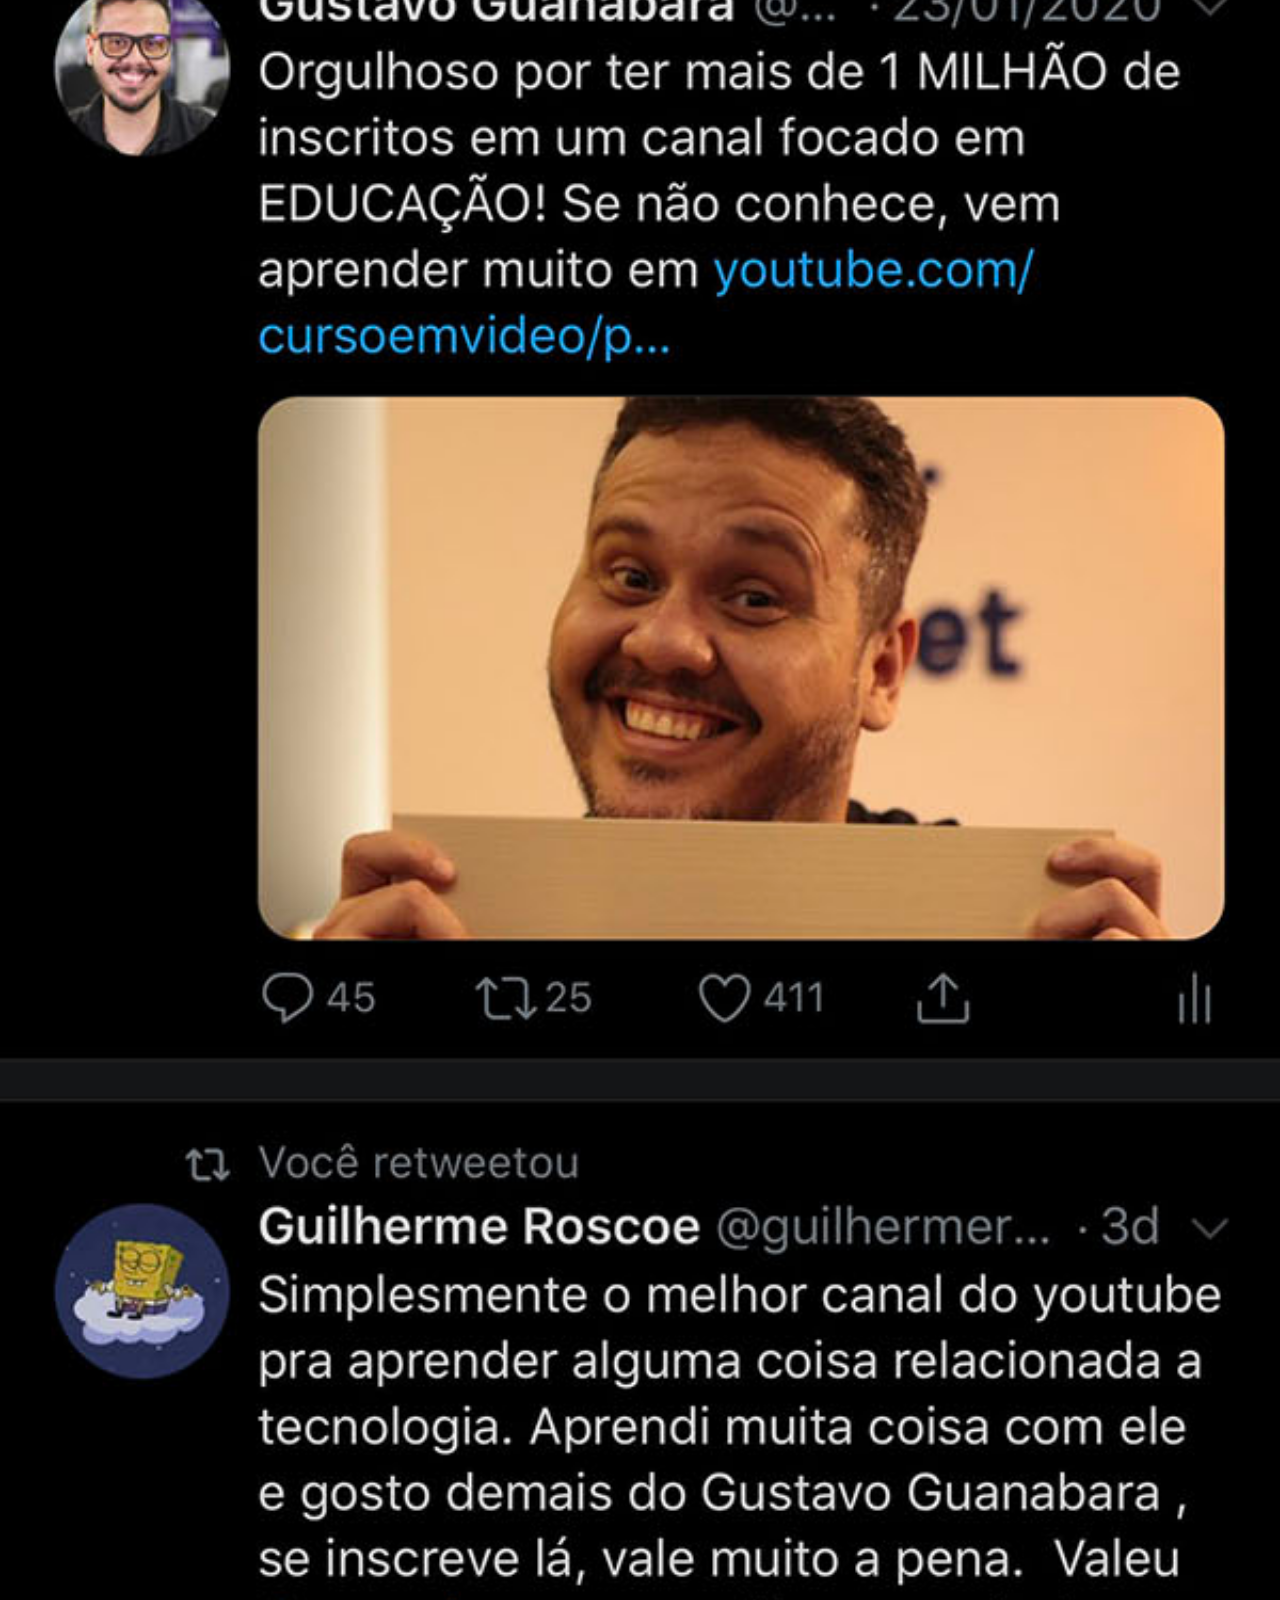
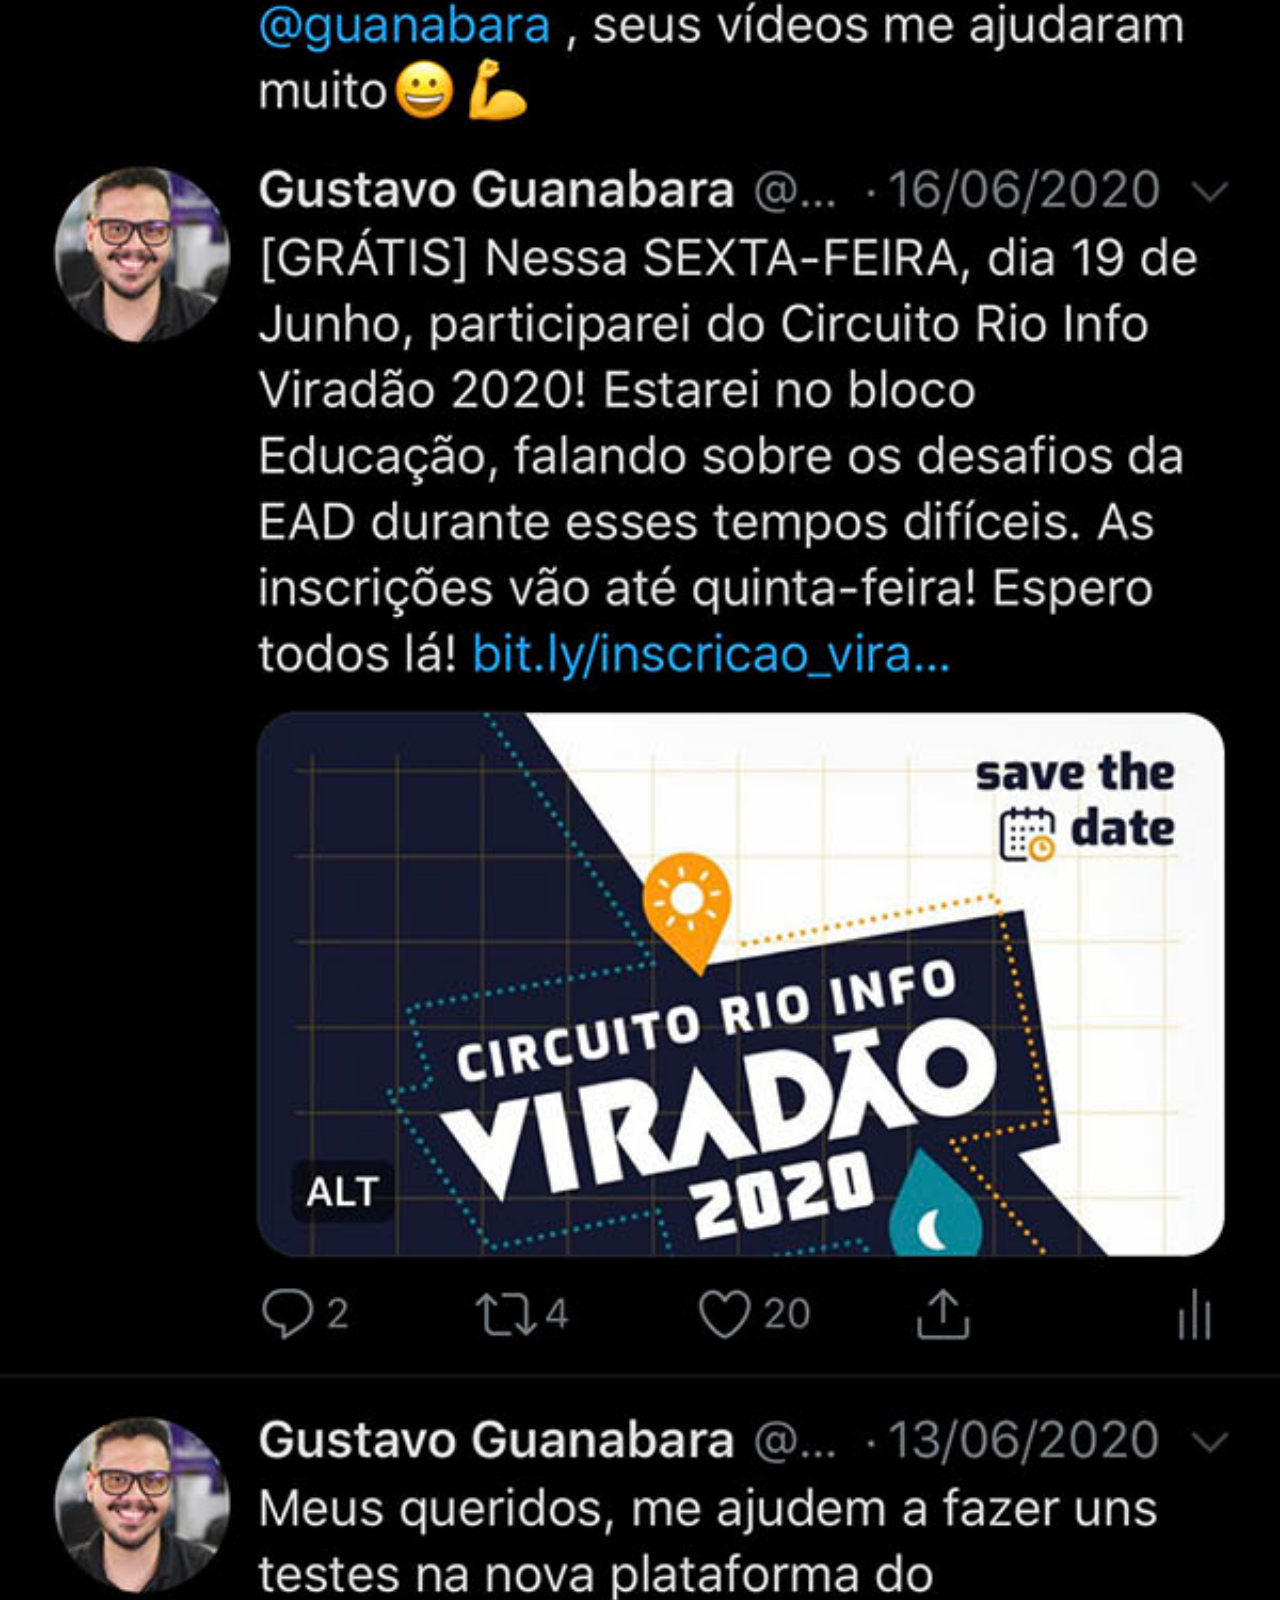
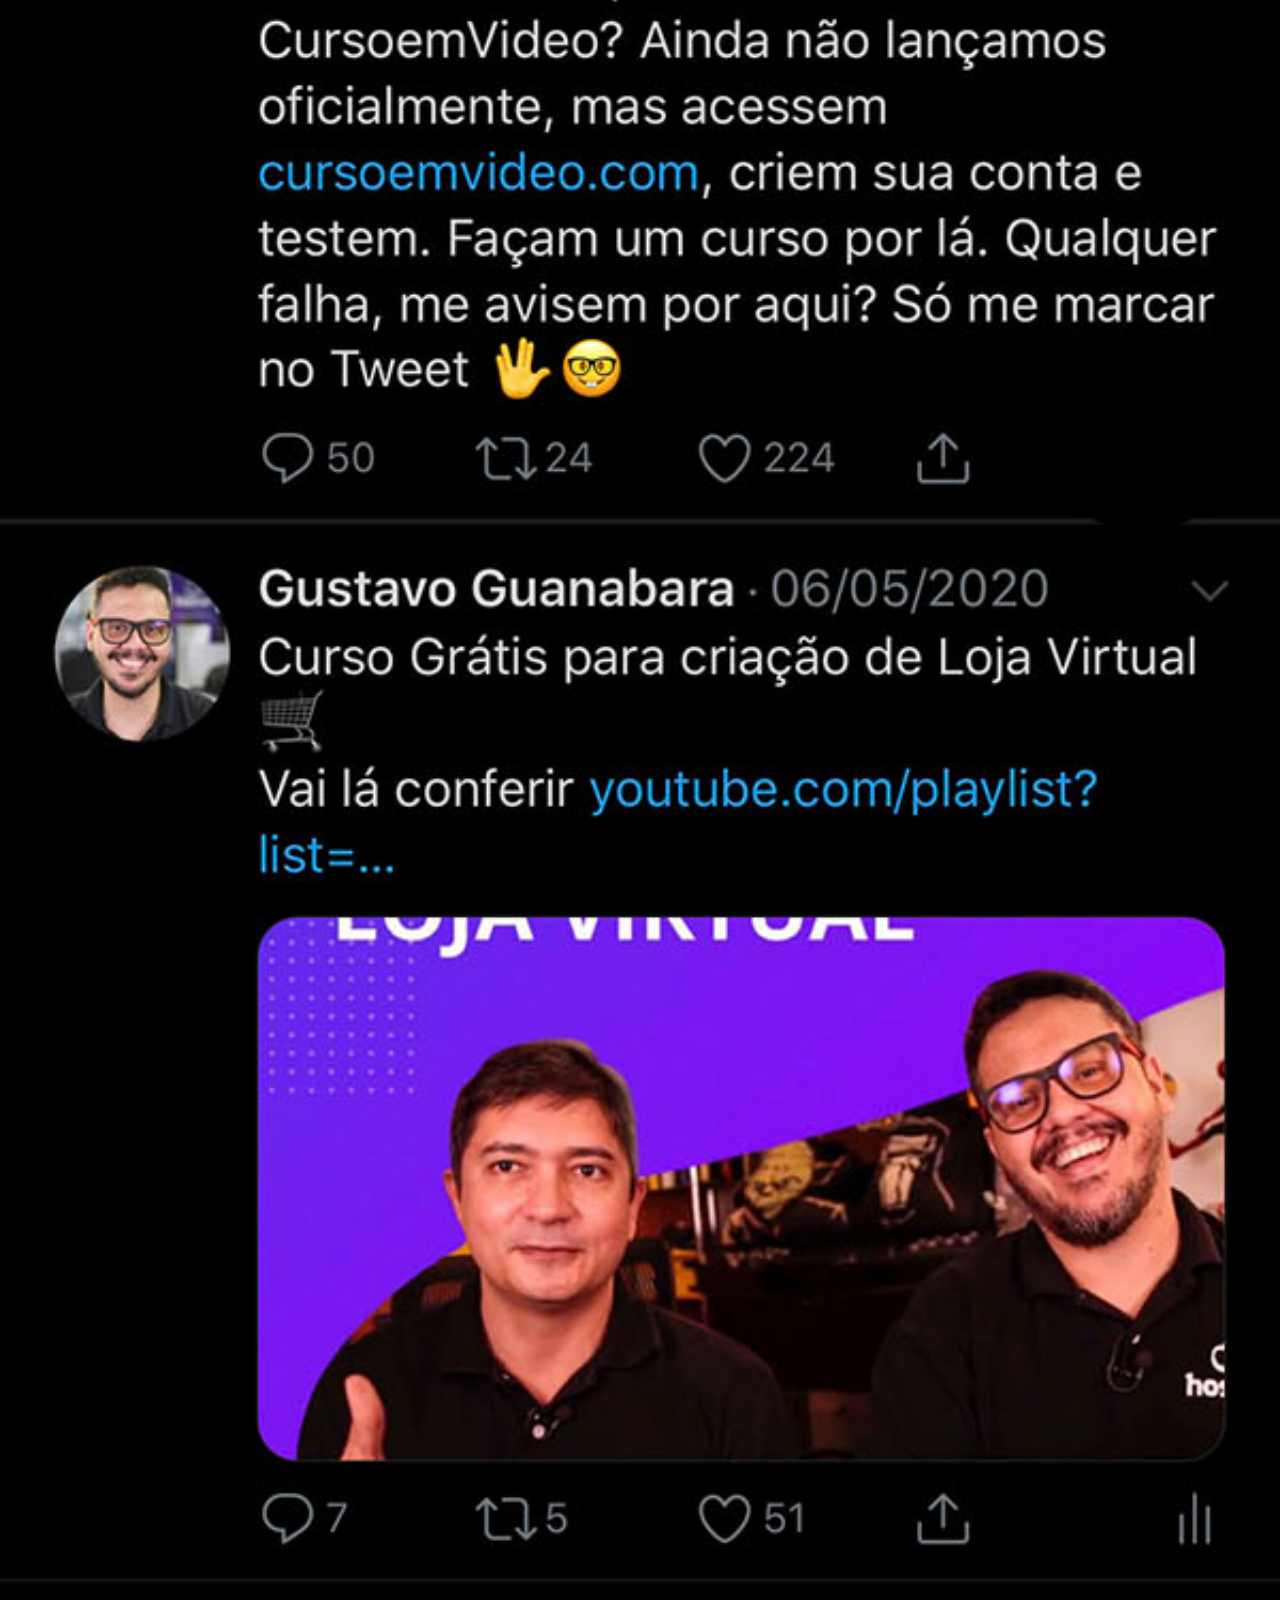
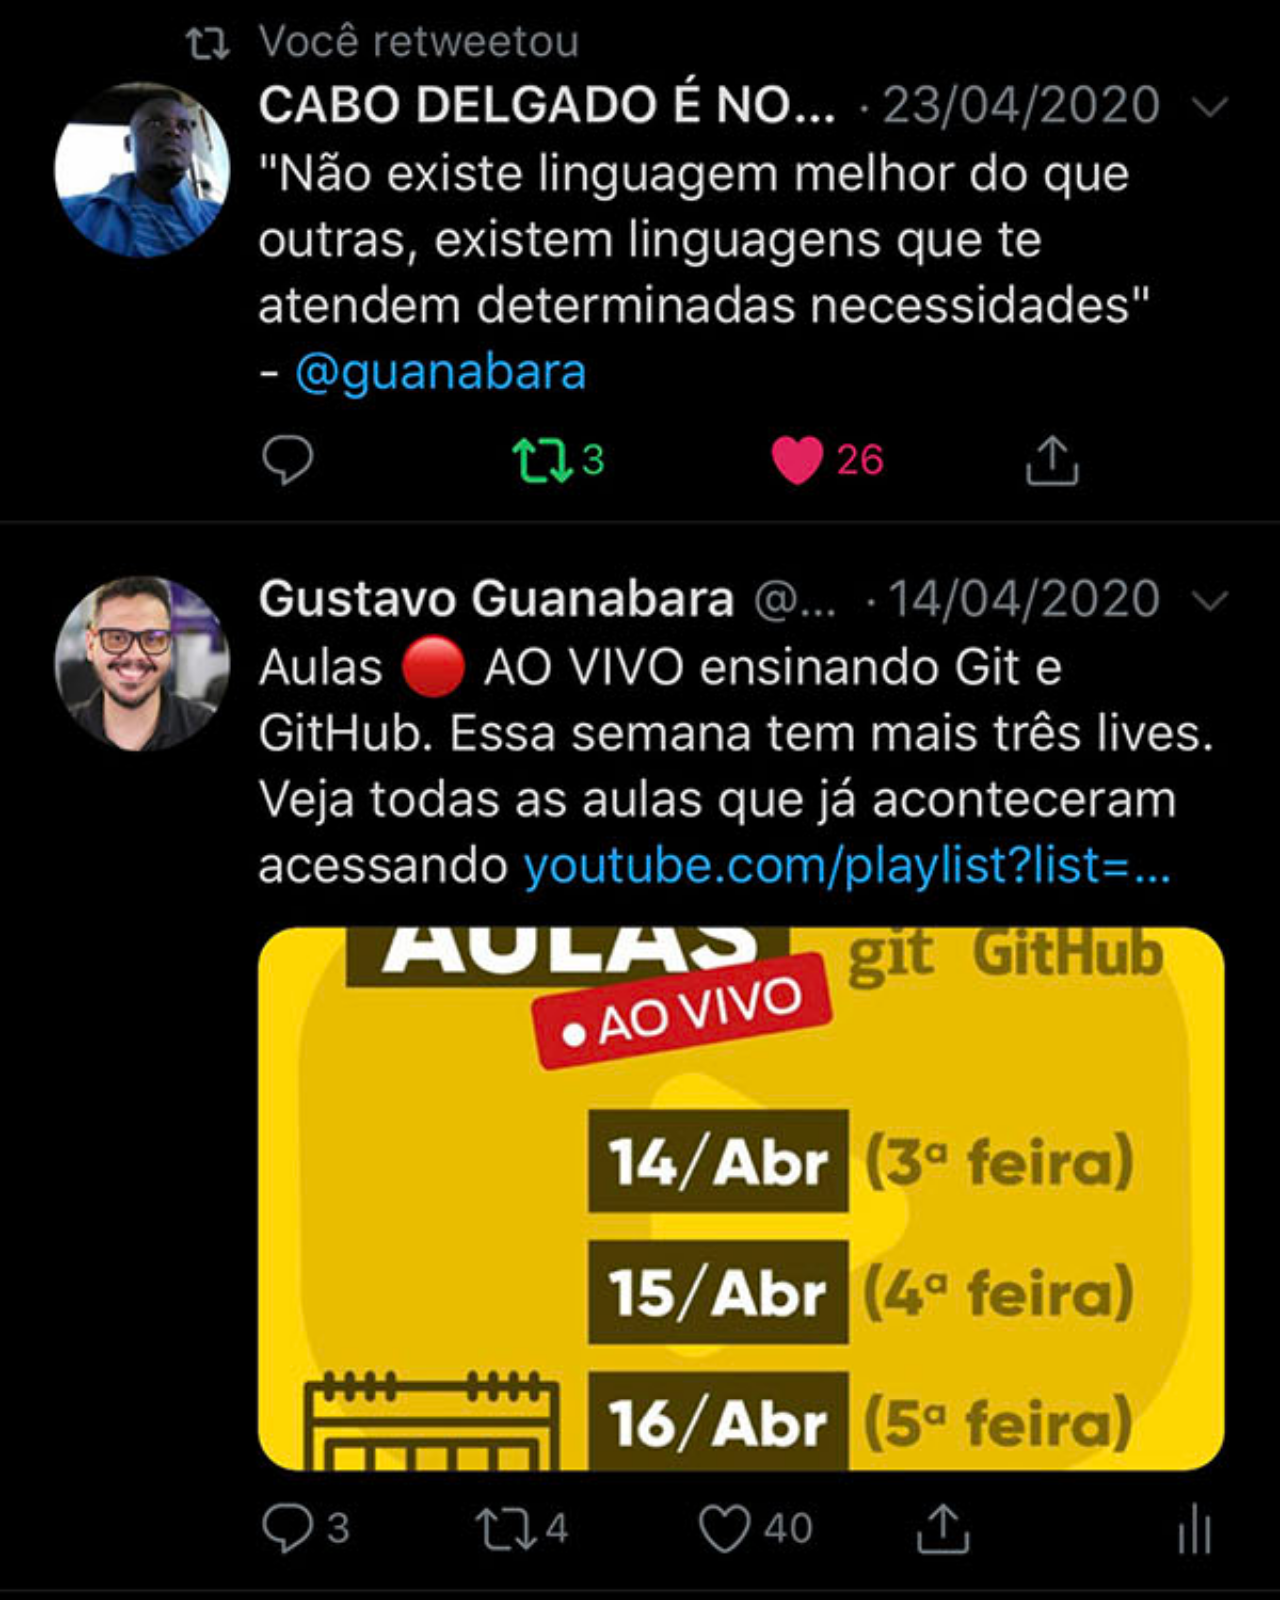
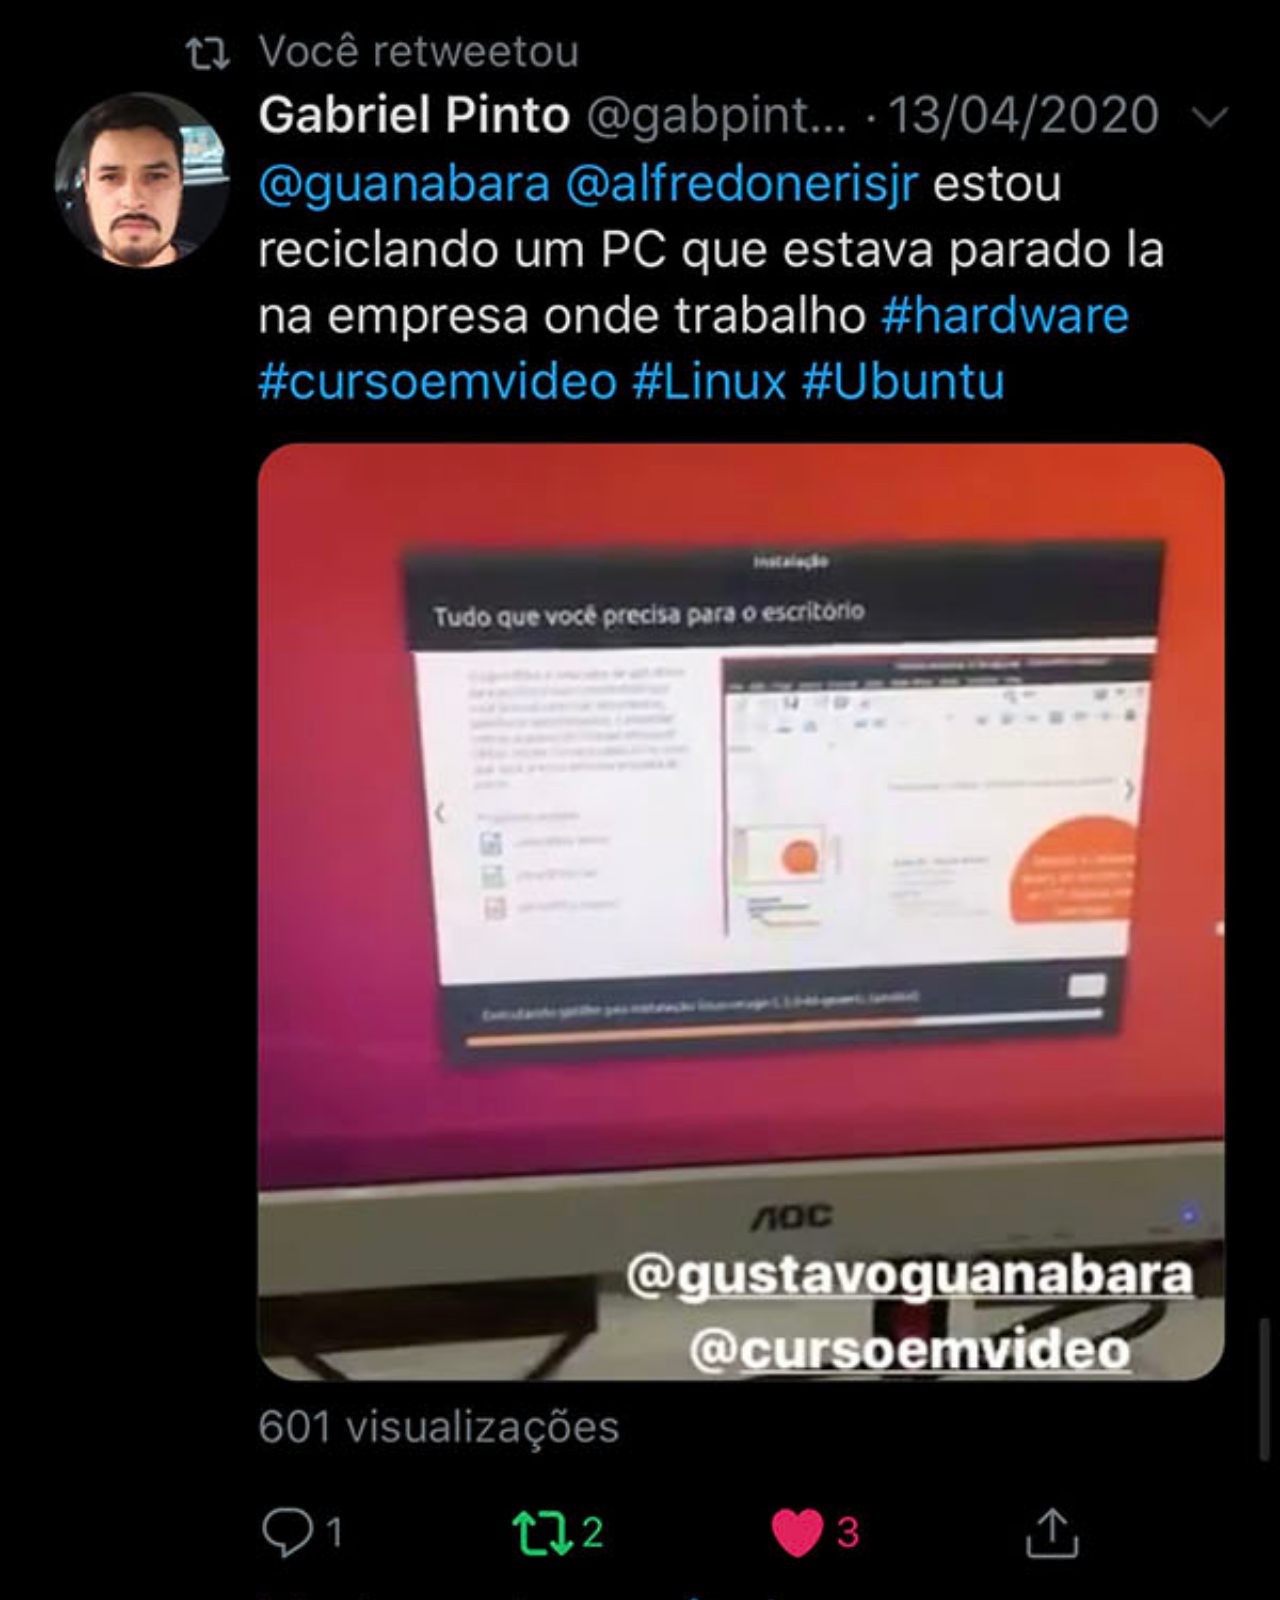
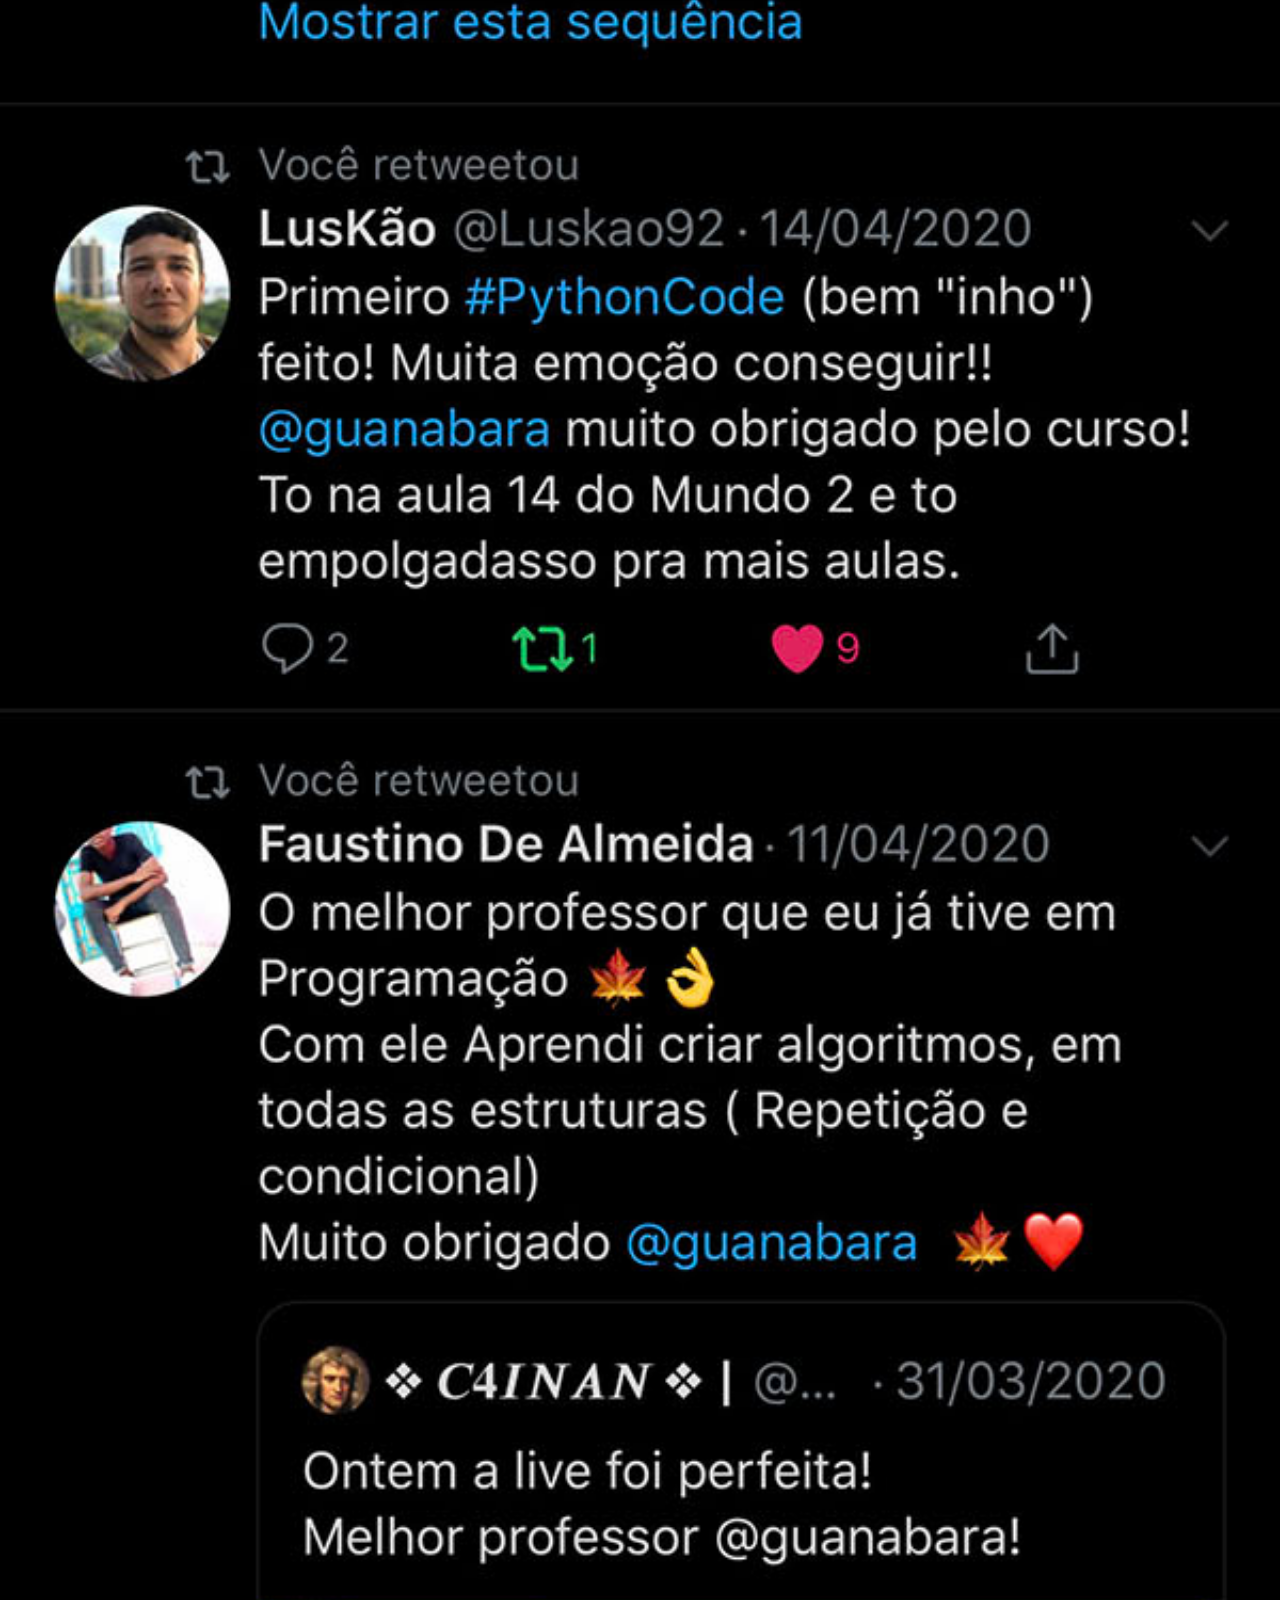
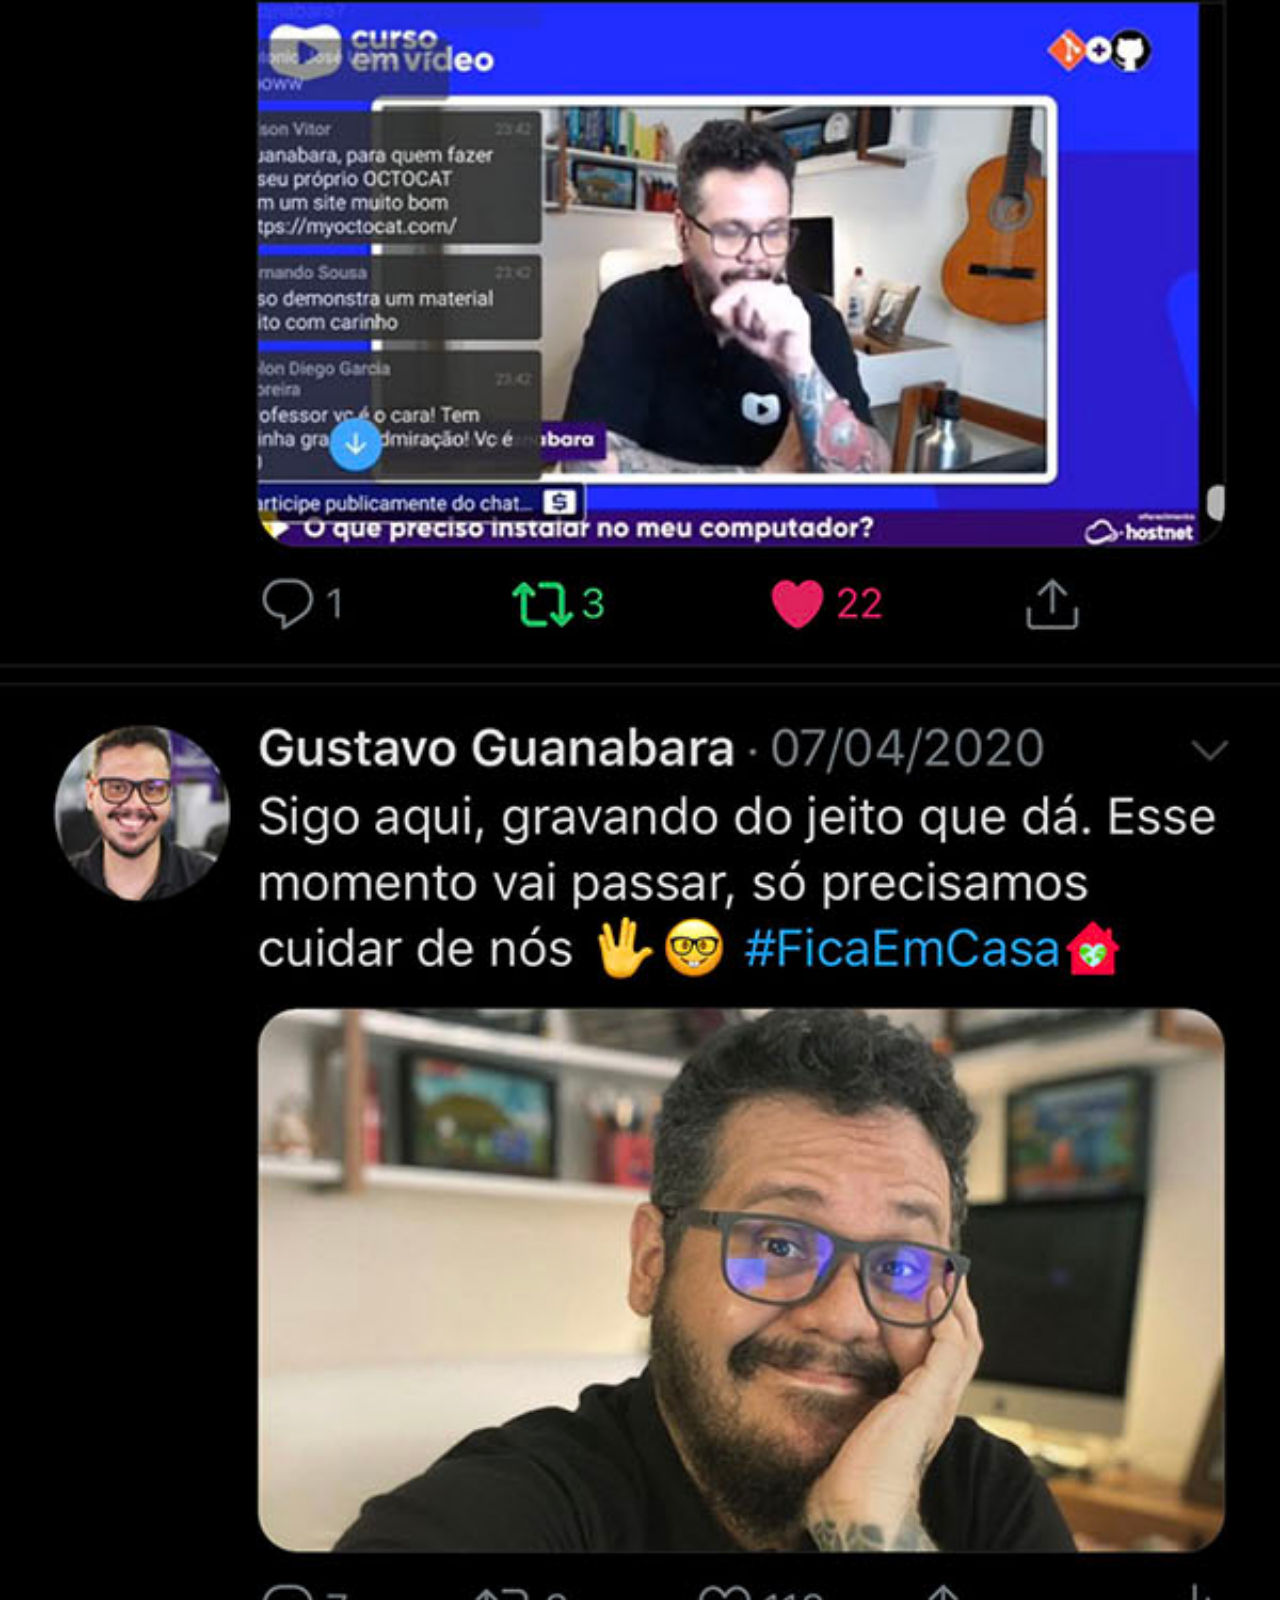
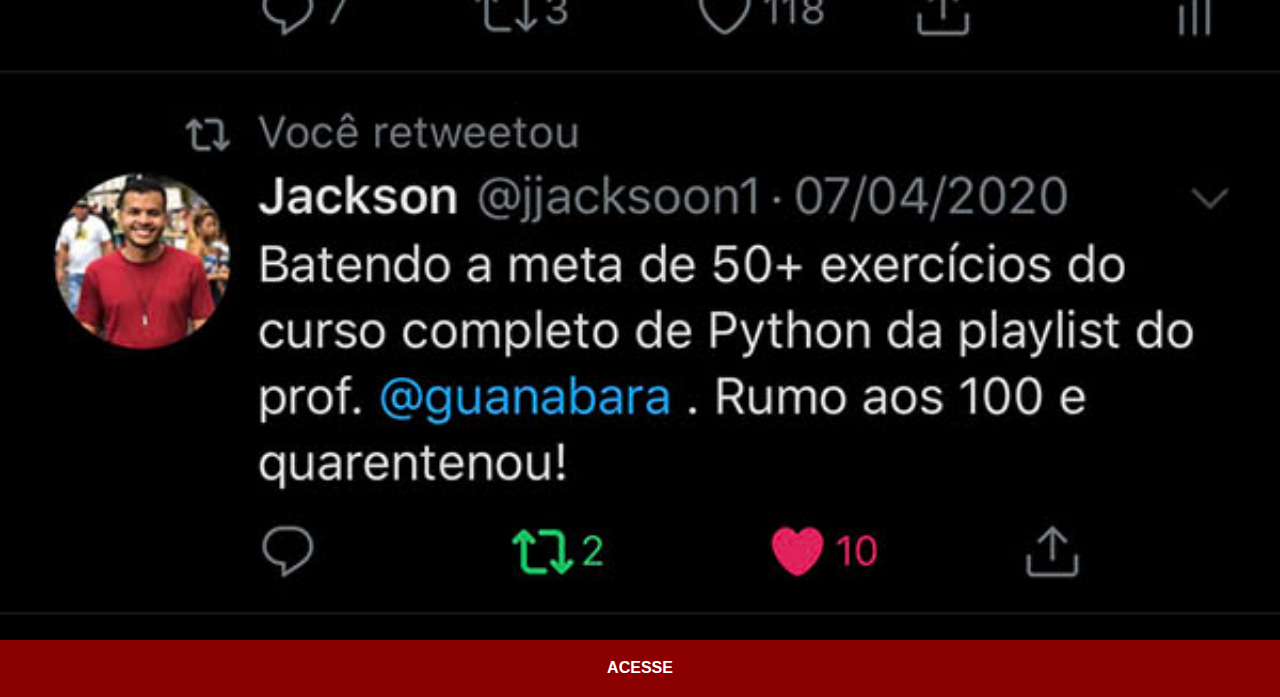
<file: twitter.html>
<!DOCTYPE html>
<html lang="pt-br">
<head>
    <meta charset="UTF-8">
    <meta http-equiv="X-UA-Compatible" content="IE=edge">
    <meta name="viewport" content="width=device-width, initial-scale=1.0">
    <title>Twitter</title>
    <link rel="stylesheet" href="estilos/social.css">
</head>
<body>
    <img src="imagens/tela-twitter.jpg" alt="Twitter">
    <a href="https://twitter.com/guanabara" target="_blank" rel="external">Acesse</a>
</body>
</html>
</file>
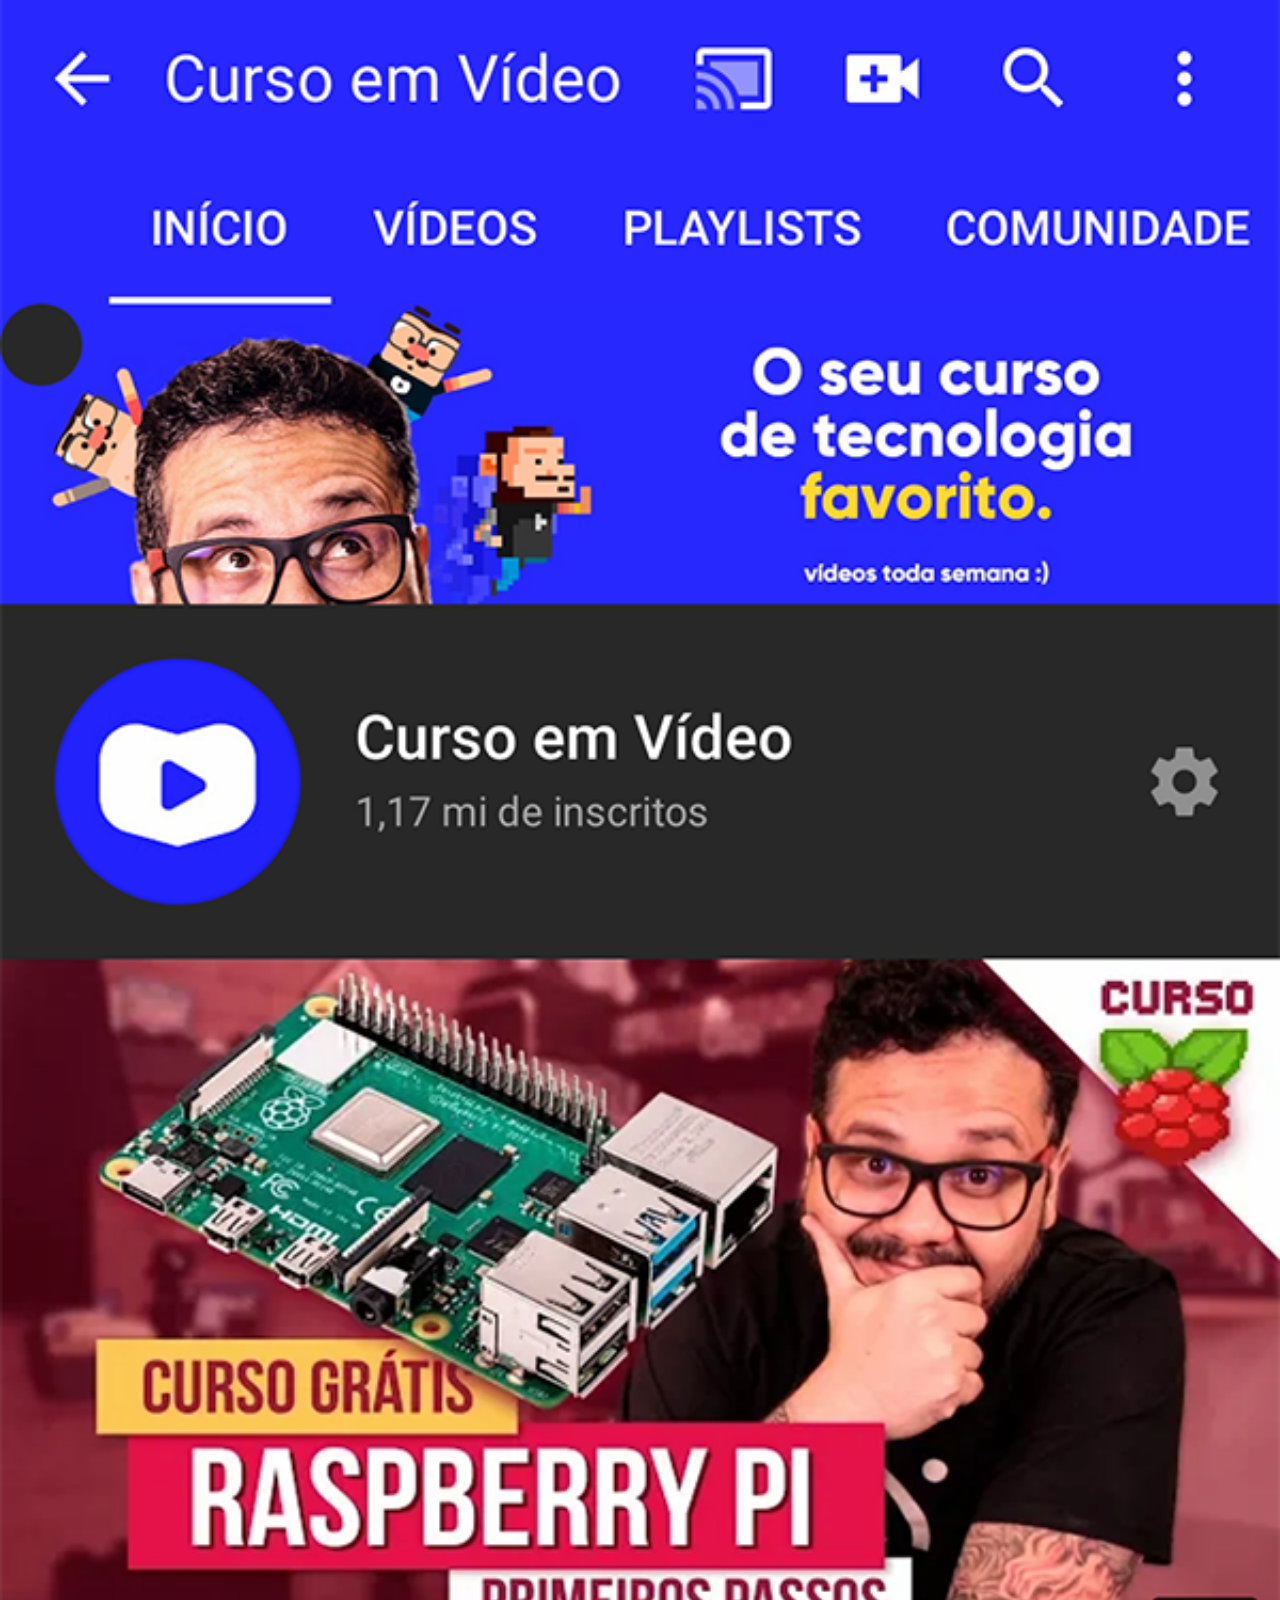
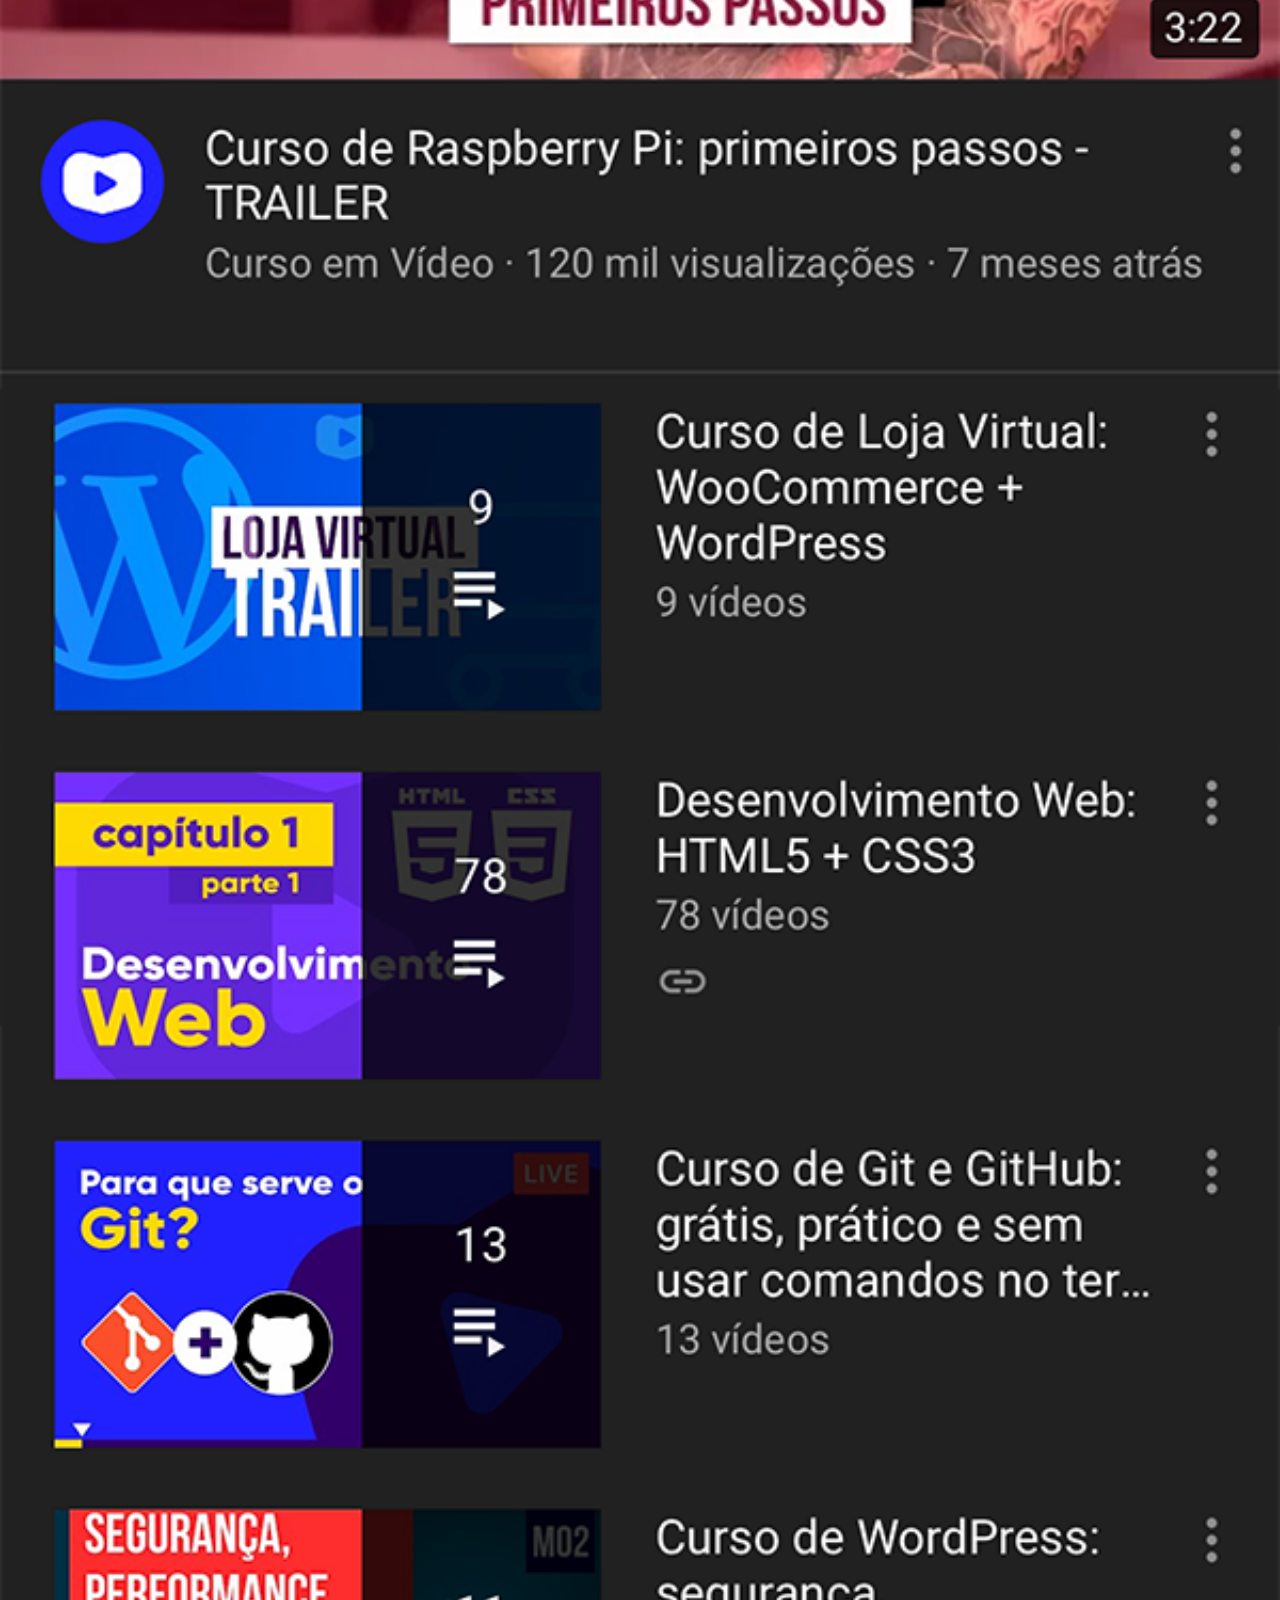
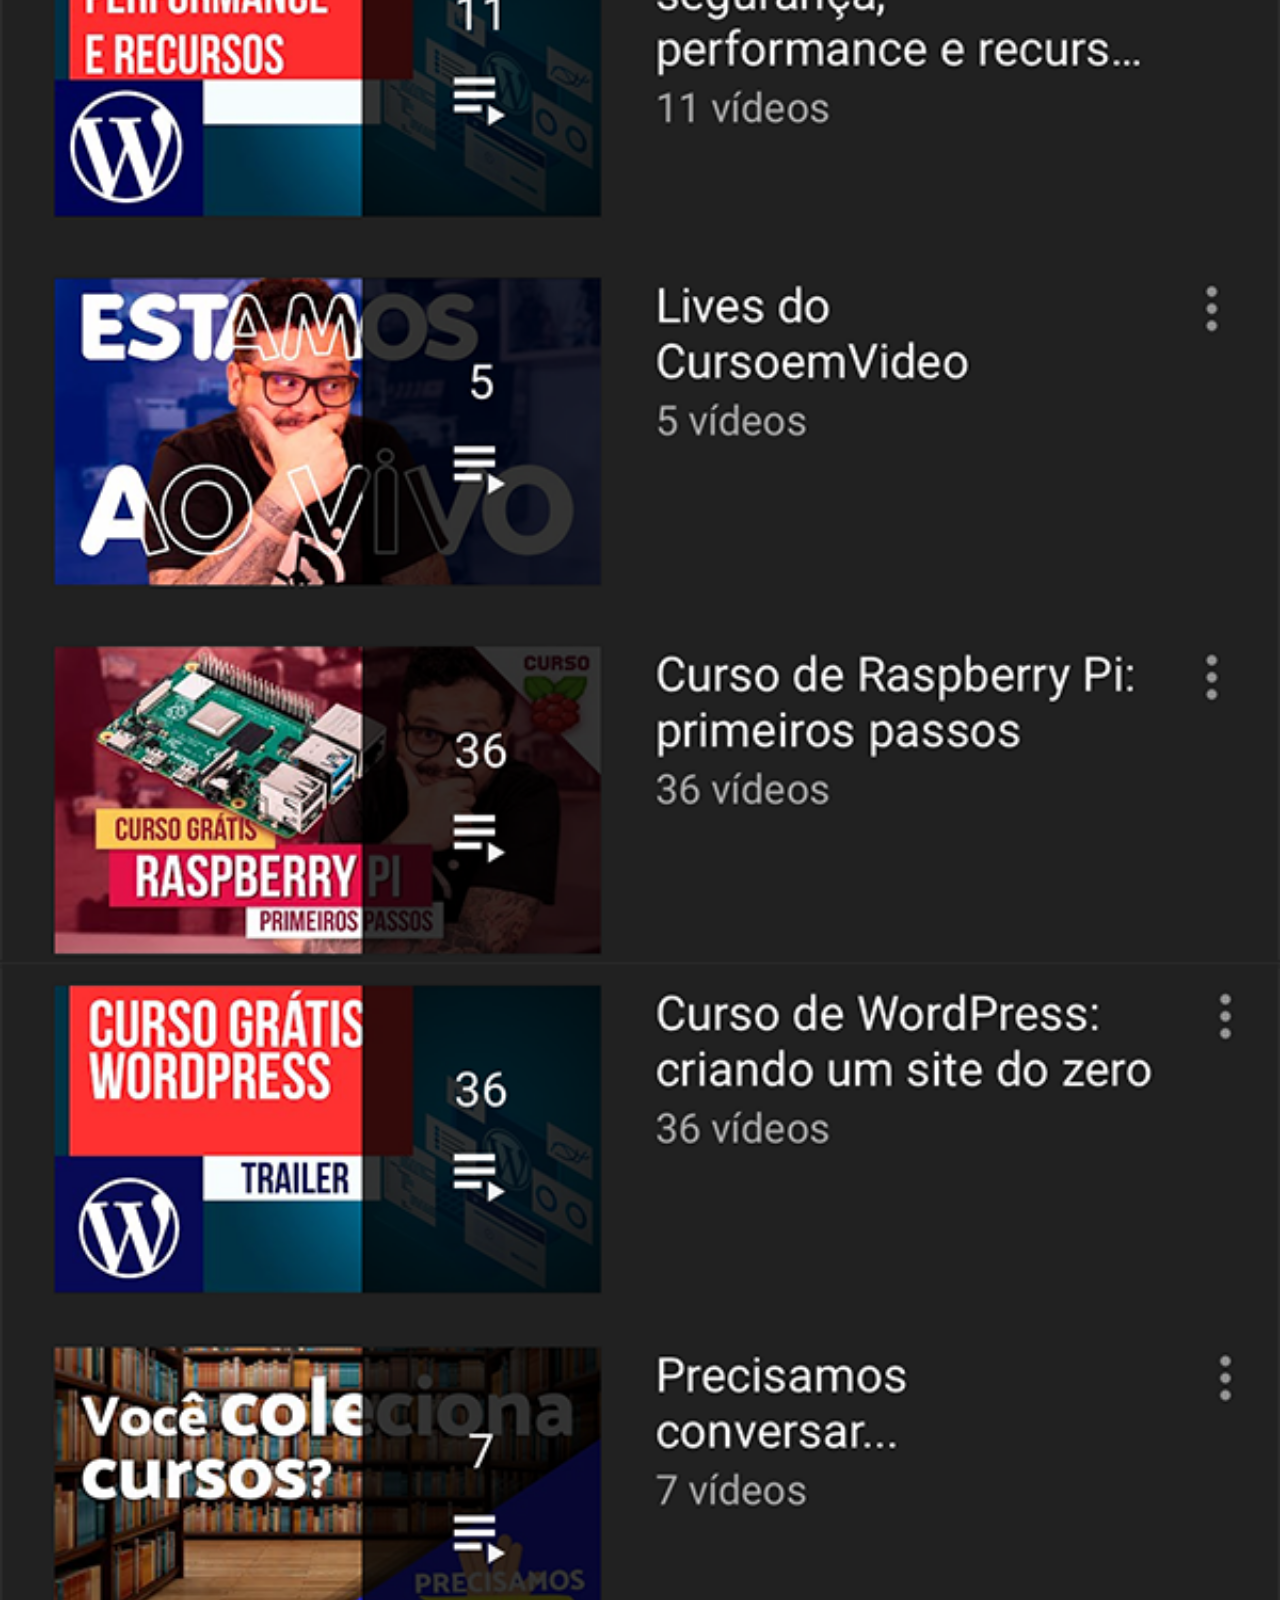
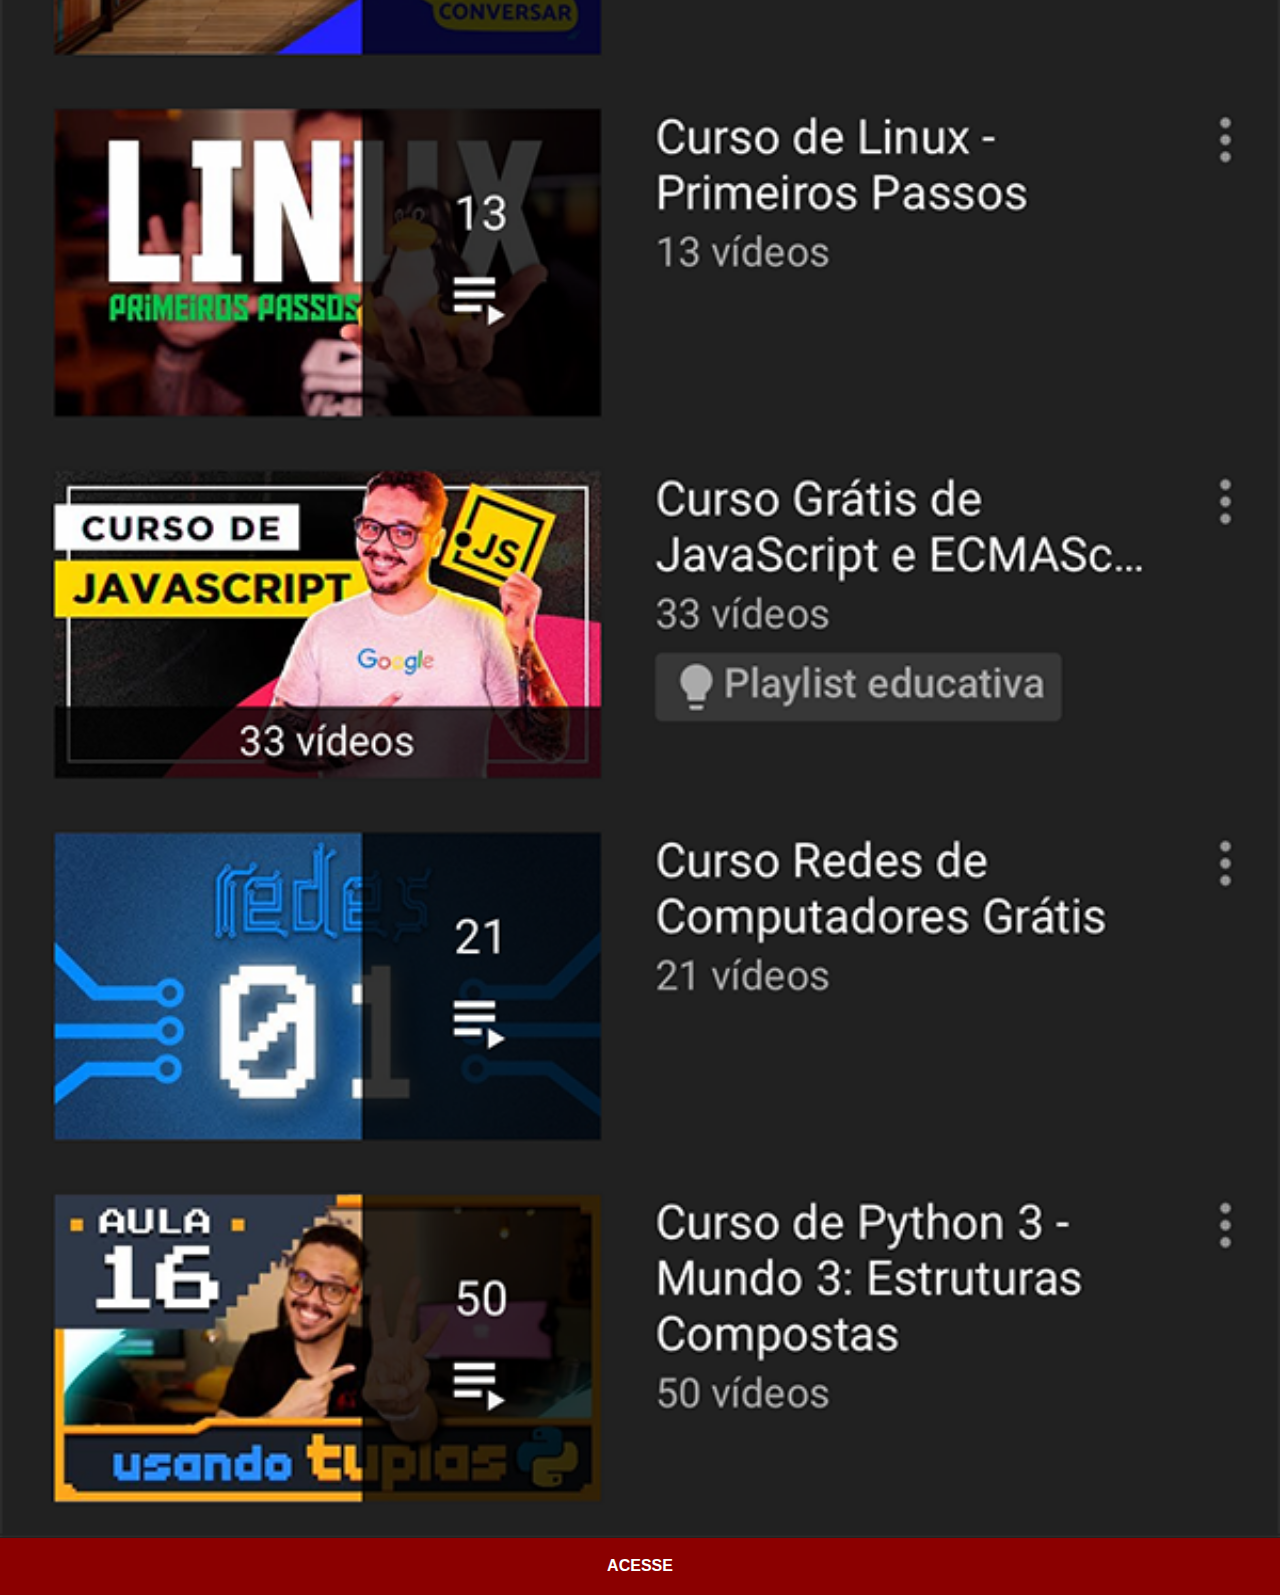
<file: youtube.html>
<!DOCTYPE html>
<html lang="pt-br">
<head>
    <meta charset="UTF-8">
    <meta http-equiv="X-UA-Compatible" content="IE=edge">
    <meta name="viewport" content="width=device-width, initial-scale=1.0">
    <title>YouTube</title>
    <link rel="stylesheet" href="estilos/social.css">
</head>
<body>
    <img src="imagens/tela-youtube.png" alt="YouTube">
    <a href="https://www.youtube.com/c/CursoemV%C3%ADdeo/playlists" target="_blank" rel="external">Acesse</a>
</body>
</html>
</file>
<file: estilos/style.css>
@charset "UTF-8";

* {
    margin: 0px;
    padding: 0px;
    font-family: Arial, Helvetica, sans-serif;
}

html, body {
    background-color: black;
    height: 100vh;
    width: 100vw;
}

body {
    background: url(../imagens/fundo-madeira.jpg) no-repeat top center ;
    background-size: cover;
    background-attachment: fixed;
}

main {
    position: relative;
    height: 100vh;
    
}

section#telefone {
    position: absolute;
    top: 50%;
    left: 50%;
    transform: translate(-50%, -50%);
    height: 627px;
    width: 311px;
    background: url(../imagens/frame-iphone.png) no-repeat;
    
}

iframe#tela {
    position: relative;
    top: 80px;
    left: 22px;
    width: 267px ;
    height: 472px;
}

section#social {
    text-align: right;
}

section#social img {
    width: 50px;
    margin: 10px;
    border-radius: 50%;
    box-shadow: 2px 2px 5px rgba(0, 0, 0, 0.507);
    box-sizing: border-box;
    
}

section#social img:hover {
    border: 2px solid rgba(255, 255, 255, 0.685);
    transform: translate(-3px, -3px);
    box-shadow: 5px 5px 10px rgba(0, 0, 0, 0.61);
    transition: transform 0.3s;
}
</file>
<file: estilos/social.css>
@charset "UTF-8";

* {
    margin: 0px;
    padding: 0px;
    font-family: Arial, Helvetica, sans-serif;
    
}

::-webkit-scrollbar {
    width: 0px;
    height: 0px;
}

img {
    width: 100vw;
}

a {
    display: block;
    background-color: darkred;
    color: white;
    padding: 20px;
    margin: -5px;
    text-align: center;
    font-weight: bolder;
    text-decoration: none;
    text-transform: uppercase;
}

a:hover {
    background-color: red;
}
</file>
